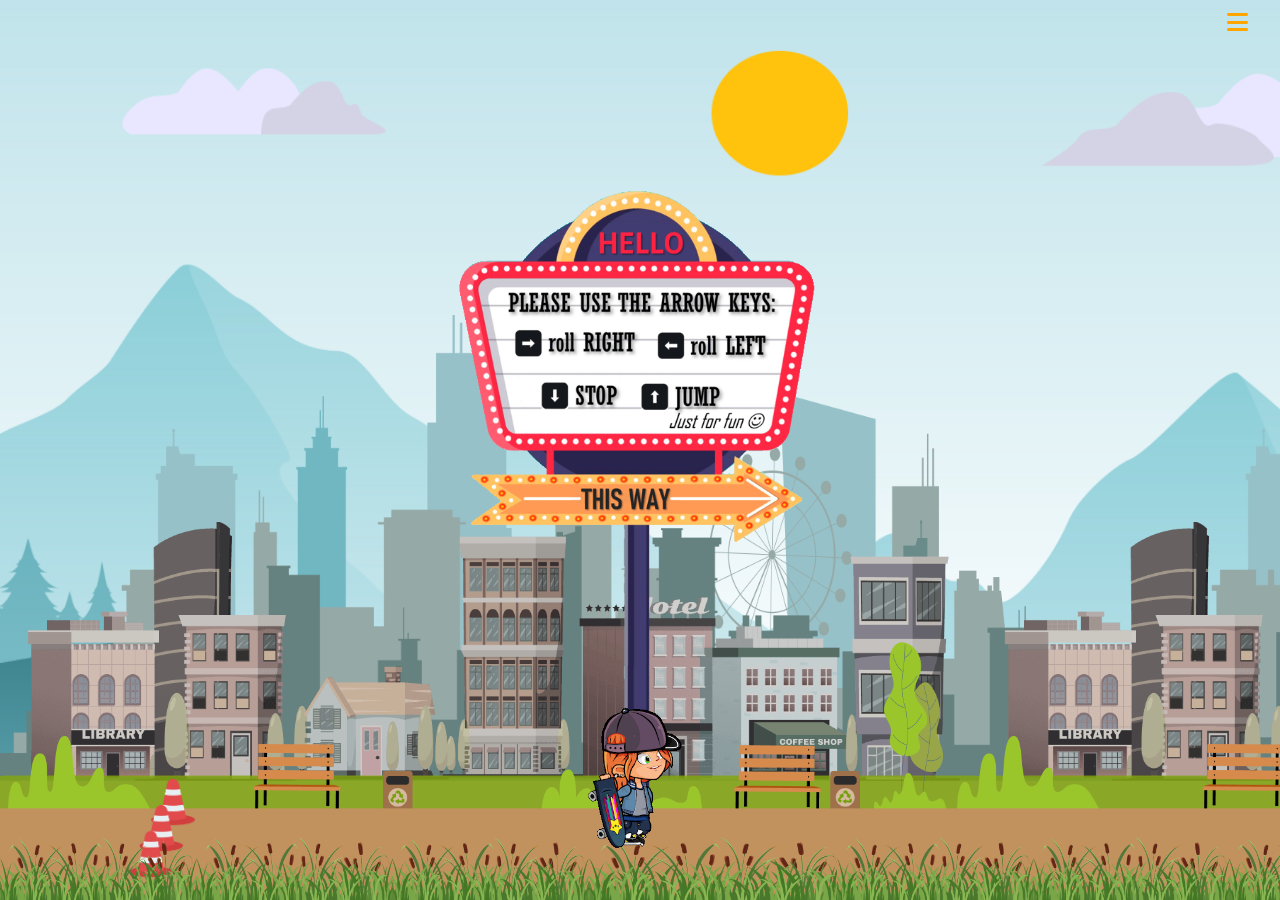
<file: index.html>
<!DOCTYPE html>
<html lang="en">

<head>
  <meta charset="UTF-8" />
  <meta http-equiv="X-UA-Compatible" content="IE=edge" />
  <meta name="viewport" content="width=device-width, initial-scale=1.0" />
  <title>Elvira's Portfolio</title>
  <link rel="icon" type="image/x-icon" href="/images/general/favicon.png">
  <link rel="stylesheet" href="./styles/main.css" />
  <link rel="stylesheet" href="./styles/about-me.css" />
  <link rel="stylesheet" href="./styles/projects.css" />
  <link rel="stylesheet" href="./styles/resume.css" />
  <link rel="stylesheet" href="./styles/normalize.css" />
  <link rel="stylesheet" href="./styles/media.css" />
  <!-- fontawesome link -->
  <link rel="stylesheet" href="https://cdnjs.cloudflare.com/ajax/libs/font-awesome/6.4.0/css/all.min.css"
    integrity="sha512-iecdLmaskl7CVkqkXNQ/ZH/XLlvWZOJyj7Yy7tcenmpD1ypASozpmT/E0iPtmFIB46ZmdtAc9eNBvH0H/ZpiBw=="
    crossorigin="anonymous" referrerpolicy="no-referrer" />
</head>

<body>
  <!-- modal box -->
  <div id="overlay-modal">
    <div class="modal" id="modal-tv">
      <ul class="slides-container" id="slides-container"></ul>
      <span class="close" id="close-modal-box">
        <i class="fa-regular fa-circle-xmark"></i>
      </span>
      <button class="slide-arrow" id="slide-arrow-prev">&#8249;</button>
      <button class="slide-arrow" id="slide-arrow-next">&#8250;</button>
    </div>
  </div>
  <!-- modal box -->
  <div class="container" id="container">
    <!-- Burger Menu -->
    <header>
      <!-- <div class="made-with-love">
        Made with<span class="heart"> &#10084; </span>by Elvira
      </div> -->
      <div class="burger-menu">
        <i class="fas fa-bars burger"></i>
        <nav class="menu">
          <ul>
            <li>
              <a href="#" onClick="javascript:MENU.showAboutScene()"><img src="images/burger-menu-icons/account.gif"
                  width="24px" alt="about me icon" />About me</a>
            </li>
            <li>
              <a href="#" onClick="javascript:MENU.showProjectsScene()">
                <img src="images/burger-menu-icons/folder.gif" width="24px" alt="projects icon" />Projects</a>
            </li>
            <li>
              <a href="#" onClick="javascript:MENU.showResumeScene()"><img src="images/burger-menu-icons/article.gif"
                  width="24px" alt="cv icon" />
                Resume</a>
            </li>
          </ul>
        </nav>
      </div>
    </header>
    <!-- Burger Menu End -->
    <div class="tv-set" id="tv-set">
      <section id="about-scene" class="scene-container">
        <div id="mountains" class="layer"></div>
        <div id="city-panorama" class="layer"></div>
        <div id="front-city" class="layer"></div>
        <div id="about-billboards" class="layer">
          <img id="about-billboard-1-arrow" class="img-set" src="images/about-me/billboard-1/billboard1.gif" />
          <img id="about-billboard-2-girl" class="img-set" src="images/about-me/billboard-2/billboard2Elvira.png" />
          <img id="about-billboard-3-girl" class="img-set" src="images/about-me/billboard-3/billboard3.png" />
          <img id="about-billboard-4-balloon" class="img-set" src="images/about-me/billboard-4/billboard4.png" />
          <img id="about-billboard-5-butterfly" class="img-set" src="images/about-me/billboard-5/billboard5.png" />
        </div>
        <div id="park" class="layer"></div>
        <div id="about-road" class="road-elements layer">
          <img class="road-cones" id="about-road-cones" src="images/common/cones.png" />
          <img class="road-closed" id="about-road-closed" src="images/common/road-closed.png" />
        </div>
        <div id="grass" class="layer"></div>
        <img id="about-skater" class="skater" src="images/skater/idle.gif" />
      </section>
      <!-- about-scene -->
      <section id="projects-scene" class="scene-container">
        <div id="projects-sky" class="layer"></div>
        <div id="projects-mountains" class="layer"></div>
        <div id="projects-trees-far" class="layer"></div>
        <div id="projects-trees-middle" class="layer"></div>
        <div id="projects-bushes" class="layer"></div>
        <div id="projects-cable-lines" class="layer"></div>
        <div id="projects-trees-near"></div>
        <div id="projects-road" class="road-elements layer">
          <img class="road-cones" id="projects-road-cones" src="images/common/cones.png" />
          <img class="road-closed" id="projects-road-closed" src="images/common/road-closed.png" />
        </div>
        <div id="projects-street-lights" class="layer">
          <div id="projects-street-light-1" class="layer projects-street-lights-styles"></div>
          <div id="projects-street-light-2" class="layer projects-street-lights-styles"></div>
          <div id="projects-street-light-3" class="layer projects-street-lights-styles"></div>
          <div id="projects-street-light-4" class="layer projects-street-lights-styles"></div>
          <div id="projects-street-light-5" class="layer projects-street-lights-styles"></div>
        </div>
        <div id="projects-grasses" class="layer"></div>
        <div id="projects-sky-shadow" class="layer"></div>
        <div id="projects-billboards" class="layer">
          <img src="./images/projects/billboards-content/projects.png" id="projects-billboard-0"
          class="projects-billboards-styles" alt="my projects" />
          <img src="./images/projects/billboards-content/proassess.png" id="projects-billboard-1"
            class="projects-billboards-styles" alt="proassess" />
          <img src="./images/projects/billboards-content/tetris.png" id="projects-billboard-2"
            class="projects-billboards-styles projects-billboards-content" alt="tetris" data-content="tetris" />
          <img src="./images/projects/billboards-content/selectiq.png" id="projects-billboard-3"
            class="projects-billboards-styles projects-billboards-content" alt="selectiq" />
          <img src="./images/projects/billboards-content/research.png" id="projects-billboard-4"
            class="projects-billboards-styles projects-billboards-content" alt="research" />
          <img src="./images/projects/billboards-content/gamefolio.png" id="projects-billboard-5"
            class="projects-billboards-styles" alt="gamefolio" />
        </div>
        <!-- project-billboards -->
        <img id="projects-skater" class="skater" src="images/skater/idle.gif" />
      </section>
      <!-- projects-scene end -->
      <!-- resume -->
      <!-- class="scene-container" -->
      <section id="resume-scene" class="scene-container">
        <div class="resume-header">
          <img src="images/resume/avatar_Elvira.png" alt="avatar">
        </div>
        <div class="middle">
          <div class="middle_first middle_style">
            <aside class="aside">
              <div class="contacts">
                <figure class="location">
                  <img src="./images/resume/ireland.png" alt="location">
                  <figcaption class="country">Dublin, Ireland</figcaption>
                </figure>
                <figure class="github">
                  <img src="images/resume/github.svg" alt="github icon">
                  <figcaption><a href="https://github.com/ElviraDzh">github.com/ElviraDzh</a></figcaption>
                </figure>

                <figure class="linkedin">
                  <img src="images/resume/linkedin.svg" alt="linkedin icon">
                  <figcaption><a href="https://linkedin.com/in/gulia-isaeva">linkedin.com/in/elvira-ie
                    </a></figcaption>
                </figure>

                <figure class="envelop">
                  <img src="images/resume/envelop.svg" alt="envelop icon">
                  <figcaption><a href="mailto:me@elvira.ie">me@elvira.ie
                    </a></figcaption>
                </figure>
                <figure class="github">
                  <img src="images/resume/web.svg" alt="web icon">
                  <figcaption><a href="https://elvira.ie">https://elvira.ie
                    </a></figcaption>
                </figure>
              </div>
            </aside>
            <div class="main_content-info resume-skills">
              <h3 class="resume-subtitle">Skills</h3>
              <ul class="resume-skills-content">
                <li>React.js</li>
                <li>JavaScript</li>
                <li>HTML</li>
                <li>CSS</li>
                <li>Typescript</li>
                <li>SASS</li>
                <li>Bootsrtap</li>
                <li>jQuery</li>
                <li>Git</li>
                <li>Github</li>
                <li>Restful</li>
                <li>Postman</li>
                <li>Tailwind</li>
                <li>Scrum</li>
                <li>Jira</li>
                <li>Photoshop</li>
              </ul>
            </div>
          </div>
          <div class="middle_second middle_style">
            <div class="main_content-info resume-education">
              <h3 class="resume-subtitle">Education</h3>
              <ul class="resume-experience-content">
                <li>
                  01/2022 - 08/2023, Front End Development mentorship.</li>
              </ul>
            </div>
            <div class="main_content-info resume-experience">
              <h3 class="resume-subtitle">Experience</h3>
              <ul class="resume-experience-content">
                <li>02/2024 - Present, Front End Developer,Co-founder of SkillOmni </li>
              </ul>
            </div>
          </div>
        </div>
        <!-- <footer class="footer">
          <a href="images/resume/elvira-resume.pdf" download id="overlay-resume-2">
            <p>DOWNLOAD FULL RESUME</p>
            <img src="#" alt="pdf">
          </a>
        </footer> -->
      </section>
      <div id="white-noise"></div>
      <div class="switch-buttons"></div>
      <p id="about-me-btn" class="menu-style"></p>
      <p id="projects-btn" class="menu-style"></p>
      <p id="resume-btn" class="menu-style"></p>
      <div id="overlay-billboard"></div>
      <a href="images/resume/elvira-resume.pdf" download id="overlay-resume"></a>
    </div>
    <!-- tv-set -->
    <div class="tv-stand" id="tv-stand">
      <img src="images/general/clock.png" alt="clock" class="clock" />
      <img src="images/general/radio.png" alt="radio" class="radio" />
    </div>
  </div>
  <!-- container-->

  <script src="./scripts/hammer.js"></script>
  <script src="./scripts/globals.js"></script>
  <script src="./scripts/Screen.js"></script>
  <script src="./scripts/Skater.js"></script>
  <script src="./scripts/KeyHandler.js"></script>
  <script src="./scripts/TouchHandler.js"></script>
  <script src="./scripts/Timer.js"></script>
  <script src="./scripts/ProjectsScene.js"></script>
  <script src="./scripts/AboutScene.js"></script>
  <script src="./scripts/ResumeScene.js"></script>
  <script src="./scripts/SceneWrapper.js"></script>
  <script src="./scripts/Menu.js"></script>
  <script src="./scripts/Modal.js"></script>
  <script src="./scripts/main.js"></script>
  <script src="./scripts/burgerMenu.js"></script>
</body>

</html>
</file>
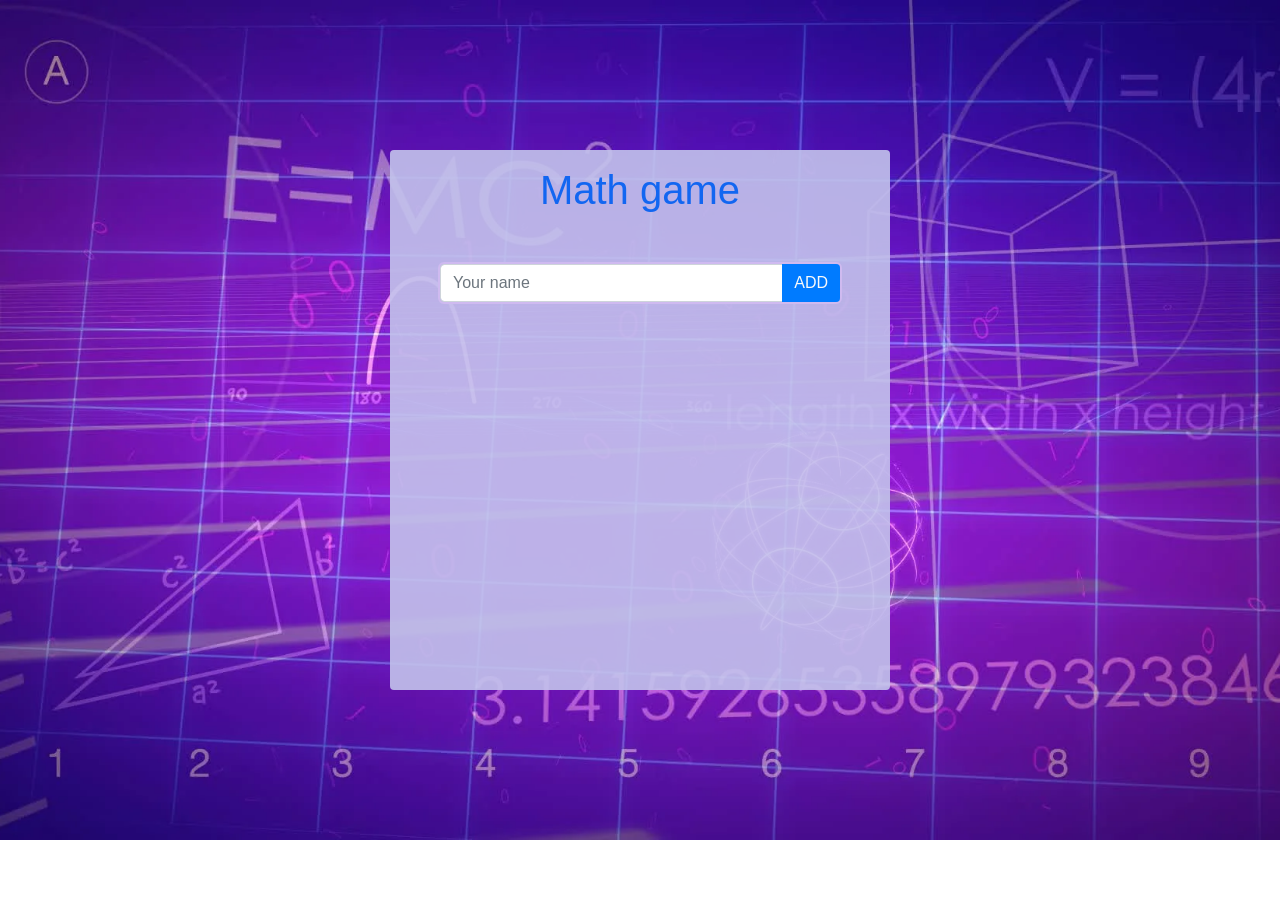
<file: 06:math-game/index.html>
<!DOCTYPE html>
<html lang="en">
  <head>
    <meta charset="UTF-8" />
    <meta http-equiv="X-UA-Compatible" content="IE=edge" />
    <meta name="viewport" content="width=device-width, initial-scale=1.0" />
    <title>Math game</title>
    <link
      rel="stylesheet"
      href="https://cdn.jsdelivr.net/npm/bootstrap@4.6.1/dist/css/bootstrap.min.css"
      integrity="sha384-zCbKRCUGaJDkqS1kPbPd7TveP5iyJE0EjAuZQTgFLD2ylzuqKfdKlfG/eSrtxUkn"
      crossorigin="anonymous"
    />
    <link rel="stylesheet" href="css/style.css" />
  </head>
  <body>
    <div class="container">
      <div class="main-block rounded">
        <h1 class="display-5 text-center pt-3 main-title">Math game</h1>
        <form action="#" class="m-5 mb-3">
          <div class="input-group mt-5 block-input">
            <input
              type="text"
              class="form-control"
              placeholder="Your name"
              aria-label="button-add"
              aria-describedby="button-add"
              id="userName"
            />
            <div class="input-group-append">
              <button
                class="btn btn-outline-secondary btn-primary button text-uppercase text-light"
                type="button"
                id="button-add"
                onclick="addNewUser()"
              >
                add
              </button>
            </div>
          </div>
        </form>
      </div>
    </div>

    <script
      src="https://cdn.jsdelivr.net/npm/jquery@3.5.1/dist/jquery.slim.min.js"
      integrity="sha384-DfXdz2htPH0lsSSs5nCTpuj/zy4C+OGpamoFVy38MVBnE+IbbVYUew+OrCXaRkfj"
      crossorigin="anonymous"
    ></script>
    <script
      src="https://cdn.jsdelivr.net/npm/popper.js@1.16.1/dist/umd/popper.min.js"
      integrity="sha384-9/reFTGAW83EW2RDu2S0VKaIzap3H66lZH81PoYlFhbGU+6BZp6G7niu735Sk7lN"
      crossorigin="anonymous"
    ></script>
    <script
      src="https://cdn.jsdelivr.net/npm/bootstrap@4.6.1/dist/js/bootstrap.min.js"
      integrity="sha384-VHvPCCyXqtD5DqJeNxl2dtTyhF78xXNXdkwX1CZeRusQfRKp+tA7hAShOK/B/fQ2"
      crossorigin="anonymous"
    ></script>
    <script src="app.js"></script>
  </body>
</html>
</file>
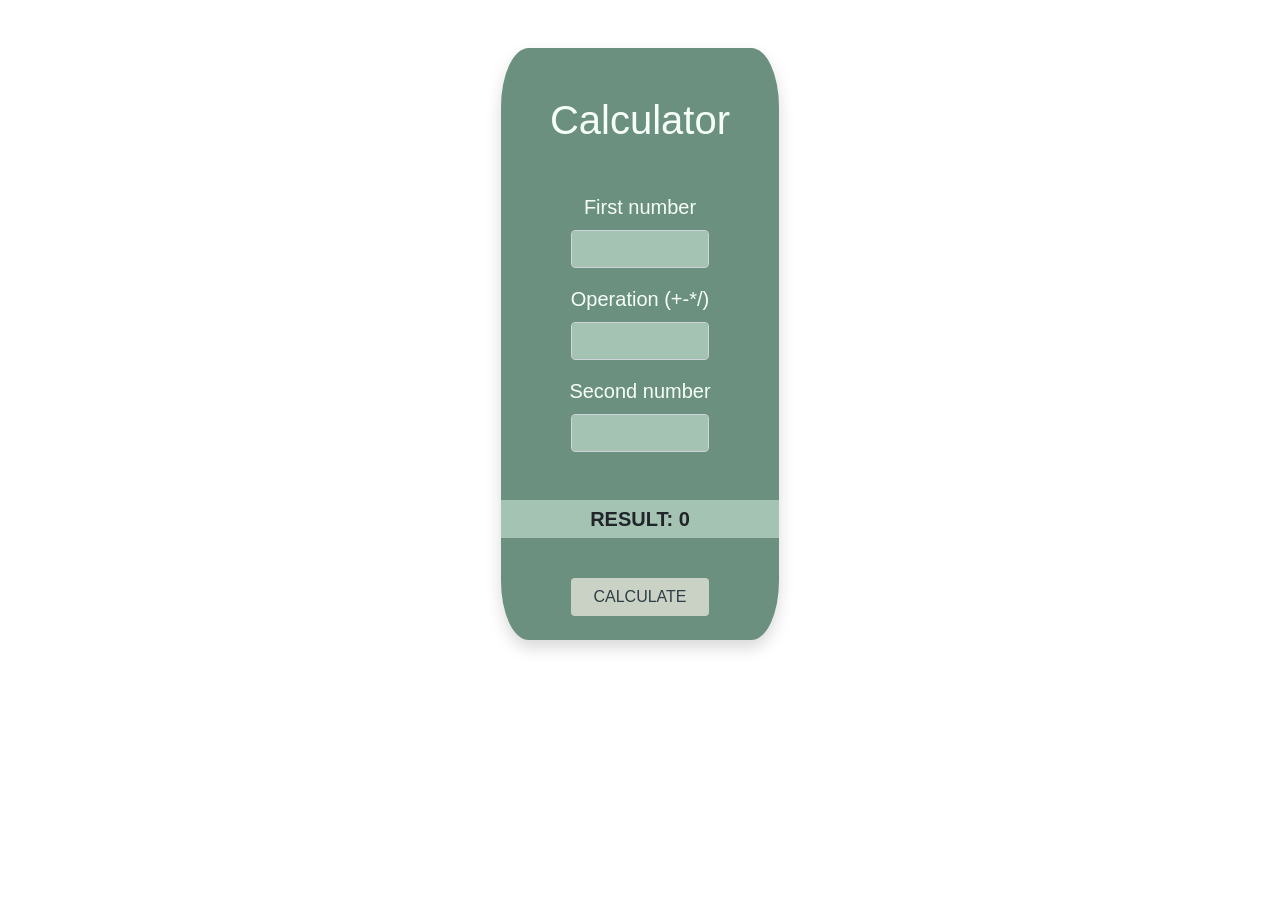
<file: algos:05/index.html>
<!DOCTYPE html>
<html lang="en">
  <head>
    <meta charset="UTF-8" />
    <meta http-equiv="X-UA-Compatible" content="IE=edge" />
    <meta name="viewport" content="width=device-width, initial-scale=1.0" />
    <title>Calculator</title>
    <link
      rel="stylesheet"
      href="https://cdn.jsdelivr.net/npm/bootstrap@4.6.1/dist/css/bootstrap.min.css"
      integrity="sha384-zCbKRCUGaJDkqS1kPbPd7TveP5iyJE0EjAuZQTgFLD2ylzuqKfdKlfG/eSrtxUkn"
      crossorigin="anonymous"
    />
    <link rel="stylesheet" href="css/style.css" />
  </head>
  <body>
    <div class="container">
      <div
        class="shadow w-25 m-auto"
        style="background-color: #6b9080; border-radius: 10%"
      >
        <h1 class="text-center m-5 pt-5" style="color: #f6fff8">Calculator</h1>
        <form class="text-center">
          <div class="form-group">
            <label class="lead" for="firstNumber" style="color: #f6fff8"
              >First number</label
            >
            <input
              type="text"
              class="form-control w-50 m-auto"
              style="background-color: #a4c3b2"
              id="firstNumber"
            />
          </div>
          <div class="form-group">
            <label class="lead" for="operation" style="color: #f6fff8"
              >Operation (+-*/)</label
            >
            <input
              type="text"
              class="form-control w-50 m-auto"
              style="background-color: #a4c3b2"
              id="operation"
              aria-describedby="text"
            />
          </div>
          <div class="form-group">
            <label class="lead" for="secondNumber" style="color: #f6fff8"
              >Second number</label
            >
            <input
              type="text"
              class="form-control w-50 m-auto"
              style="background-color: #a4c3b2"
              id="secondNumber"
              aria-describedby="text"
            />
          </div>
          <div
            class="result my-3 text-center text-uppercase"
            style="background-color: #a4c3b2; font-size: 20px; font-weight: 600"
          >
            <p class="p-1 mt-5">Result: <span id="result">0</span></p>
          </div>
          <button
            type="button"
            class="btn m-4 w-50 text-uppercase"
            id="btn"
            style="background-color: #cad2c5; color: #2f3e46"
            onclick="myFunction()"
          >
            calculate
          </button>
        </form>
      </div>
    </div>
    <script
      src="https://cdn.jsdelivr.net/npm/jquery@3.5.1/dist/jquery.slim.min.js"
      integrity="sha384-DfXdz2htPH0lsSSs5nCTpuj/zy4C+OGpamoFVy38MVBnE+IbbVYUew+OrCXaRkfj"
      crossorigin="anonymous"
    ></script>
    <script
      src="https://cdn.jsdelivr.net/npm/popper.js@1.16.1/dist/umd/popper.min.js"
      integrity="sha384-9/reFTGAW83EW2RDu2S0VKaIzap3H66lZH81PoYlFhbGU+6BZp6G7niu735Sk7lN"
      crossorigin="anonymous"
    ></script>
    <script
      src="https://cdn.jsdelivr.net/npm/bootstrap@4.6.1/dist/js/bootstrap.min.js"
      integrity="sha384-VHvPCCyXqtD5DqJeNxl2dtTyhF78xXNXdkwX1CZeRusQfRKp+tA7hAShOK/B/fQ2"
      crossorigin="anonymous"
    ></script>
    <script>
      const myFunction = () => {
        let getFirstNumber = parseInt(
          document.getElementById("firstNumber").value
        );
        let getSecondNumber = parseInt(
          document.getElementById("secondNumber").value
        );
        let getOperation = document.getElementById("operation").value;
        let result = calc(getFirstNumber, getSecondNumber, getOperation);
        document.getElementById("result").innerHTML = result;
      };

      function calc(x, y, oper) {
        if (isNaN(x) || isNaN(y) || x === " " || y === " ") {
          alert("Please enter an integer!!!");
          return 0;
        } else if (oper === "+") {
          return x + y;
        } else if (oper === "-") {
          return x - y;
        } else if (oper === "*") {
          return x * y;
        } else if (oper === "/") {
          return x / y;
        } else {
          alert("Please enter a correct operator(+-*/)!");
          return 0;
        }
      }
    </script>
  </body>
</html>
</file>
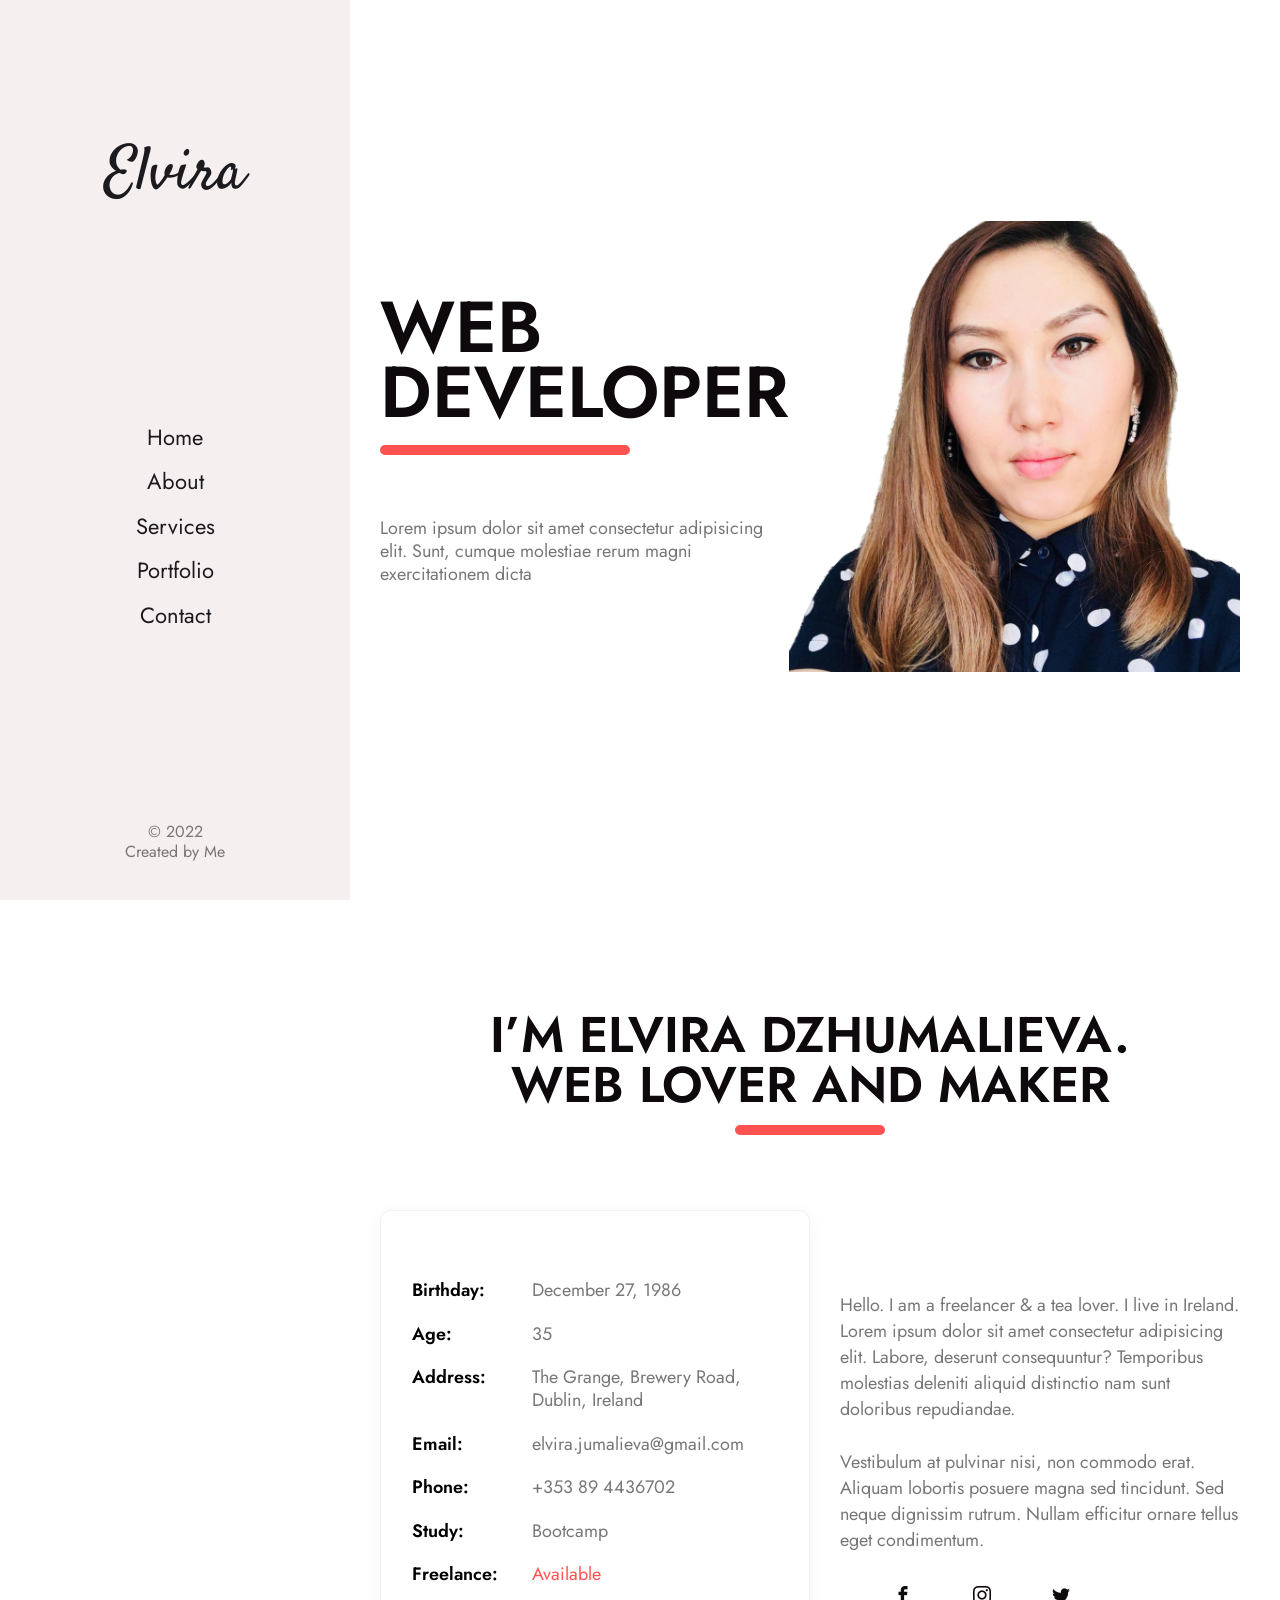
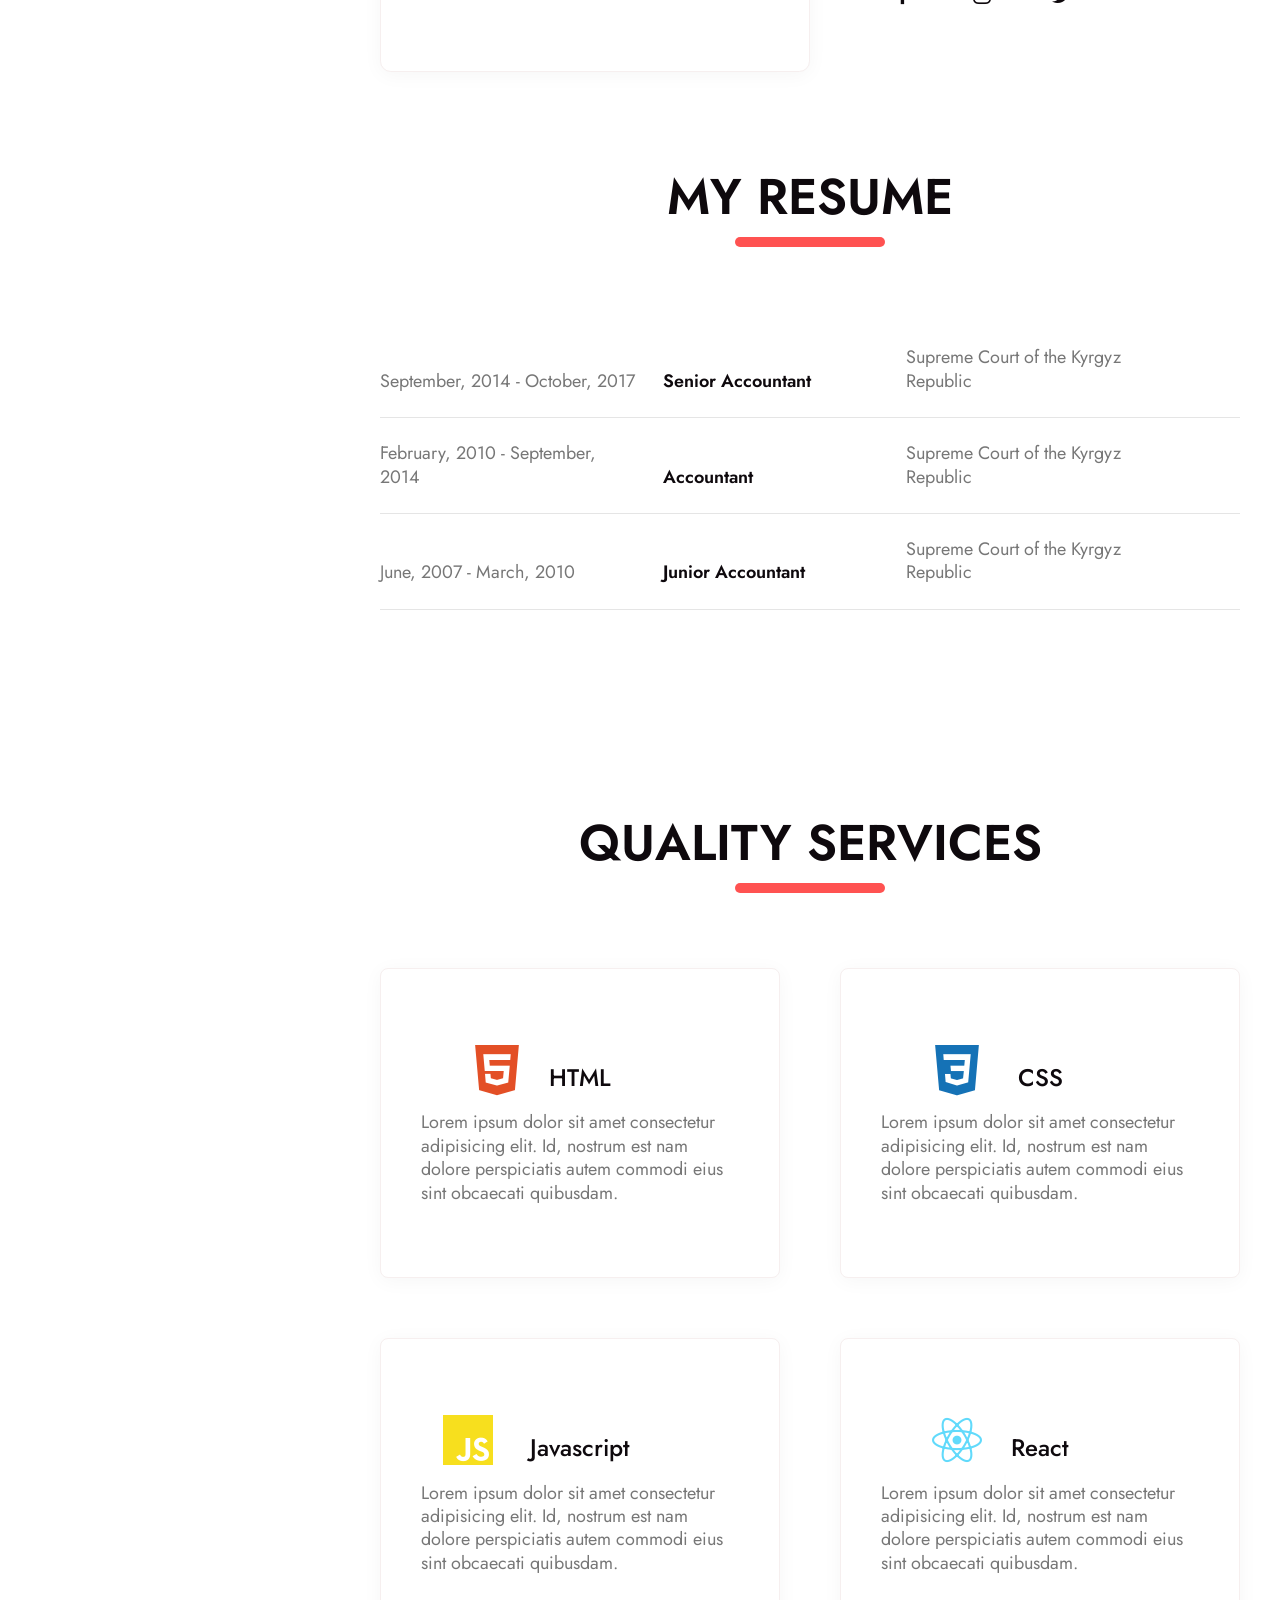
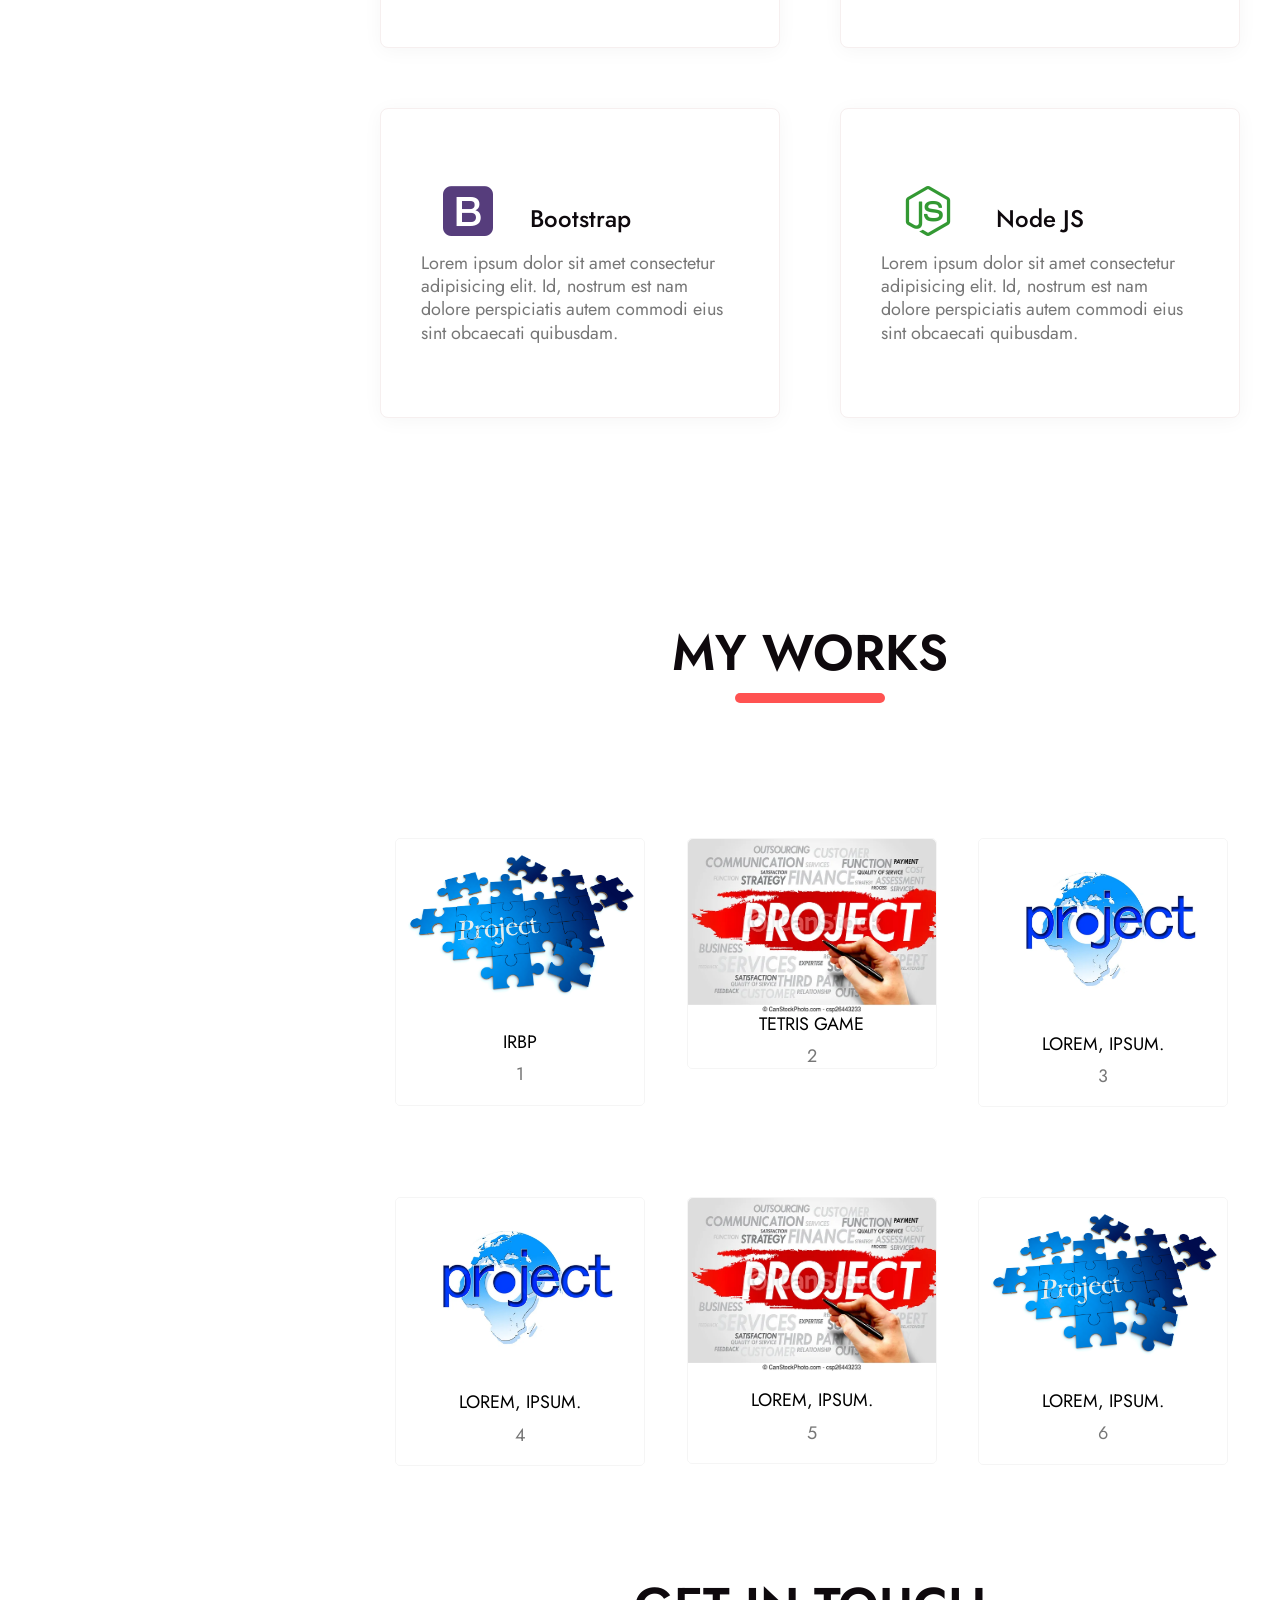
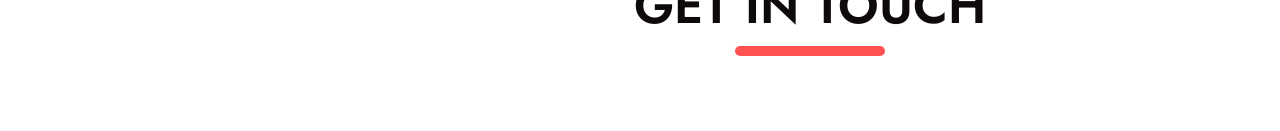
<file: Portfolio Elvira/index.html>
<!DOCTYPE html>
<html lang="en">
  <head>
    <meta charset="UTF-8" />
    <meta http-equiv="X-UA-Compatible" content="IE=edge" />
    <meta name="viewport" content="width=device-width, initial-scale=1.0" />
    <title>Portfolio</title>
    <link rel="preconnect" href="https://fonts.googleapis.com" />
    <link rel="preconnect" href="https://fonts.gstatic.com" crossorigin />
    <link
      href="https://fonts.googleapis.com/css2?family=Jost:wght@400;600&family=Satisfy&display=swap"
      rel="stylesheet"
    />
    <link rel="stylesheet" href="css/style.css" />
    <link rel="stylesheet" href="css/normalize.css" />
    <link rel="stylesheet" href="css/media.css" />
    <link rel="stylesheet" href="fonts/icomoon/fonts.css" />
  </head>
  <body>
    <div class="wrapper">
      <aside class="sidebar">
        <div class="sidebar-in">
          <div class="logo">
            <a class="logo-link" href="index.html"> Elvira </a>
          </div>
          <div class="navigation">
            <ul>
              <li><a href="#home">home</a></li>
              <li><a href="#about">about</a></li>
              <li><a href="#services">services</a></li>
              <li><a href="#portfolio">portfolio</a></li>
              <li><a href="#contact">contact</a></li>
            </ul>
          </div>
          <div class="copyright">
            <p>
              &copy 2022 <br />
              Created by Me
            </p>
          </div>
        </div>
      </aside>
      <div class="content">
        <div class="main-page">
          <section id="home">
            <div class="container">
              <section class="section-home">
                <div class="home-left">
                  <div class="title-holder">
                    <h2>
                      <span class="animated_text js_ready ready">
                        <span class="text">Web developer</span>
                        <span class="line"></span>
                      </span>
                    </h2>
                  </div>
                  <div class="home-left-stick">
                    <span></span>
                  </div>
                  <div class="subtitle">
                    <p>
                      Lorem ipsum dolor sit amet consectetur adipisicing elit.
                      Sunt, cumque molestiae rerum magni exercitationem dicta
                    </p>
                  </div>
                </div>
                <div class="home-right">
                  <img
                    src="images/30741524_1522421341202464_5599753840556507136_n.png"
                    alt="it's me"
                    width="500"
                    height="500"
                  />
                </div>
              </section>
            </div>
          </section>
          <section id="about">
            <div class="container">
              <div class="section-about">
                <div class="title-block">
                  <div class="title-fixer">
                    <h2>
                      <span class="text"
                        >I’m Elvira Dzhumalieva. Web lover and maker
                      </span>
                      <span class="line"></span>
                    </h2>
                  </div>
                </div>
                <div class="about-content">
                  <div class="about-left">
                    <div class="left-in layer">
                      <ul class="about-us">
                        <li>
                          <h5>
                            <span class="about-title">Birthday:</span>
                            <span>December 27, 1986</span>
                          </h5>
                        </li>
                        <li>
                          <h5>
                            <span class="about-title">Age:</span>
                            <span>35</span>
                          </h5>
                        </li>
                        <li>
                          <h5>
                            <span class="about-title">Address:</span>
                            <span
                              >The Grange, Brewery Road, Dublin, Ireland</span
                            >
                          </h5>
                        </li>
                        <li>
                          <h5>
                            <span class="about-title">Email:</span>
                            <span
                              ><a href="mailto:elvira.jumalieva@gmail.com"
                                >elvira.jumalieva@gmail.com</a
                              ></span
                            >
                          </h5>
                        </li>
                        <li>
                          <h5>
                            <span class="about-title">Phone:</span>
                            <span>+353 89 4436702</span>
                          </h5>
                        </li>
                        <li>
                          <h5>
                            <span class="about-title">Study:</span>
                            <span>Bootcamp</span>
                          </h5>
                        </li>
                        <li>
                          <h5>
                            <span class="about-title">Freelance:</span>
                            <span class="special">Available</span>
                          </h5>
                        </li>
                      </ul>
                    </div>
                    <!-- <div class="about-mover layer"></div> -->
                  </div>
                  <div class="about-right">
                    <div class="about-me">
                      <p>
                        Hello. I am a freelancer & a tea lover. I live in
                        Ireland. Lorem ipsum dolor sit amet consectetur
                        adipisicing elit. Labore, deserunt consequuntur?
                        Temporibus molestias deleniti aliquid distinctio nam
                        sunt doloribus repudiandae.
                      </p>
                      <p>
                        Vestibulum at pulvinar nisi, non commodo erat. Aliquam
                        lobortis posuere magna sed tincidunt. Sed neque
                        dignissim rutrum. Nullam efficitur ornare tellus eget
                        condimentum.
                      </p>
                    </div>
                    <div class="learn-more">
                      <ul>
                        <li>
                          <a href="#" target="_blank"
                            ><span><i class="icon-facebook"></i></span
                          ></a>
                        </li>
                        <li>
                          <a href="#" target="_blank"
                            ><span><i class="icon-instagram"></i></span
                          ></a>
                        </li>
                        <li>
                          <a href="#" target="_blank"
                            ><span><i class="icon-twitter"></i></span
                          ></a>
                        </li>
                      </ul>
                    </div>
                  </div>
                </div>
              </div>
            </div>
          </section>
          <section id="resume">
            <div class="container">
              <div class="section-resume">
                <div class="title-block">
                  <div class="title-fixer">
                    <h2>
                      <span class="animated_text js_ready ready">
                        <span class="text">My resume </span>
                        <span class="line"></span>
                      </span>
                    </h2>
                  </div>
                </div>
                <div class="resume-footer">
                  <div class="hover-box">
                    <div class="dots">
                      <div class="dot">
                        <span></span>
                      </div>
                      <div class="dot">
                        <span></span>
                      </div>
                      <div class="dot">
                        <span></span>
                      </div>
                      <div class="dot">
                        <span></span>
                      </div>
                      <div class="dot">
                        <span></span>
                      </div>
                      <div class="dot">
                        <span></span>
                      </div>
                      <div class="dot">
                        <span></span>
                      </div>
                      <div class="dot">
                        <span></span>
                      </div>
                      <div class="dot">
                        <span></span>
                      </div>
                      <div class="dot">
                        <span></span>
                      </div>
                      <div class="dot">
                        <span></span>
                      </div>
                      <div class="dot">
                        <span></span>
                      </div>
                    </div>
                  </div>
                  <div class="resume-list">
                    <ul>
                      <li>
                        <span class="left-text"
                          >September, 2014 - October, 2017</span
                        >
                        <span class="middle-text">Senior Accountant</span>
                        <span class="right-text"
                          >Supreme Court of the Kyrgyz Republic</span
                        >
                      </li>
                      <li>
                        <span class="left-text">
                          February, 2010 - September, 2014</span
                        >
                        <span class="middle-text">Accountant</span>
                        <span class="right-text"
                          >Supreme Court of the Kyrgyz Republic</span
                        >
                      </li>
                      <li>
                        <span class="left-text">June, 2007 - March, 2010</span>
                        <span class="middle-text">Junior Accountant</span>
                        <span class="right-text"
                          >Supreme Court of the Kyrgyz Republic</span
                        >
                      </li>
                    </ul>
                  </div>
                </div>
              </div>
            </div>
          </section>
          <section id="services">
            <div class="container">
              <div class="section-services">
                <div class="title-block">
                  <div class="title-fixer">
                    <h2>
                      <span class="text">quality services </span>
                      <span class="line"></span>
                    </h2>
                  </div>
                </div>
                <div class="service-list">
                  <ul class="list">
                    <li class="grid-item">
                      <a href="#"
                        ><span><i class="icon-html5"></i></span>
                        <h4>HTML</h4>
                        <p class="service-desctiption">
                          Lorem ipsum dolor sit amet consectetur adipisicing
                          elit. Id, nostrum est nam dolore perspiciatis autem
                          commodi eius sint obcaecati quibusdam.
                        </p>
                      </a>
                    </li>
                    <li class="grid-item">
                      <a href="#"
                        ><span><i class="icon-css3"></i></span>
                        <h4>CSS</h4>
                        <p class="service-desctiption">
                          Lorem ipsum dolor sit amet consectetur adipisicing
                          elit. Id, nostrum est nam dolore perspiciatis autem
                          commodi eius sint obcaecati quibusdam.
                        </p>
                      </a>
                    </li>
                    <li class="grid-item">
                      <a href="#"
                        ><span><i class="icon-javascript"></i></span>
                        <h4>Javascript</h4>
                        <p class="service-desctiption">
                          Lorem ipsum dolor sit amet consectetur adipisicing
                          elit. Id, nostrum est nam dolore perspiciatis autem
                          commodi eius sint obcaecati quibusdam.
                        </p>
                      </a>
                    </li>
                    <li class="grid-item">
                      <a href="#"
                        ><span><i class="icon-react"></i></span>
                        <h4>React</h4>
                        <p class="service-desctiption">
                          Lorem ipsum dolor sit amet consectetur adipisicing
                          elit. Id, nostrum est nam dolore perspiciatis autem
                          commodi eius sint obcaecati quibusdam.
                        </p>
                      </a>
                    </li>
                    <li class="grid-item">
                      <a href="#"><span><i class="icon-bootstrap"></i>
                        <h4>Bootstrap</h4>
                        <p class="service-desctiption">
                          Lorem ipsum dolor sit amet consectetur adipisicing
                          elit. Id, nostrum est nam dolore perspiciatis autem
                          commodi eius sint obcaecati quibusdam.
                        </p>
                      </a>
                    </li>
                    <li class="grid-item">
                      <a href="#"><span><i class="icon-node-dot-js"></i>
                        <h4>Node JS</h4>
                        <p class="service-desctiption">
                          Lorem ipsum dolor sit amet consectetur adipisicing
                          elit. Id, nostrum est nam dolore perspiciatis autem
                          commodi eius sint obcaecati quibusdam.
                        </p>
                      </a>
                    </li>
                  </ul>
                </div>
              </div>
            </div>
          </section>
          <section id="portfolio">
            <div class="container">
              <div class="section-portfolio">
                <div class="title-block">
                  <div class="title-fixer">
                    <h2>
                      <span class="animated_text js_ready ready">
                        <span class="text">My Works </span>
                        <span class="line"></span>
                      </span>
                    </h2>
                  </div>
                </div>
                <div class="portfolio-list">
                  <ul class="list">
                    <li class="list-item">
                      <div class="item">
                        <div class="project-img">
                          <img src="images/project3.jpeg" alt="project#1">
                        </div>
                        <div class="project-text">
                          <div class="project-text-inner">
                            <p>
                              <span class ="project-title">IRBP</span>
                              <span class ="project-number">1</span>
                            </p>
                          </div>
                        </div>
                      </div>
                    </li>
                    <li class="list-item">
                      <div class="item">
                        <div class="project-img">
                          <img src="images/project5.webp" alt="project#2">
                        </div>
                        <div class="project-text">
                          <span class ="project-title">Tetris game</span>
                          <span class ="project-number">2</span>
                        </div>
                      </div>
                    </li>
                    <li class="list-item">
                      <div class="item">
                        <div class="project-img">
                          <img src="images/project4.webp" alt="project#3">
                        </div>
                        <div class="project-text">
                          <div class="project-text-inner">
                            <p>
                              <span class ="project-title">Lorem, ipsum.</span>
                              <span class ="project-number">3</span>
                            </p>
                          </div>
                        </div>
                      </div>
                    </li>
                    <li class="list-item">
                      <div class="item">
                        <div class="project-img">
                          <img src="images/project4.webp" alt="project#4">
                        </div>
                        <div class="project-text">
                          <div class="project-text-inner">
                            <p>
                              <span class ="project-title">Lorem, ipsum.</span>
                              <span class ="project-number">4</span>
                            </p>
                          </div>
                        </div>
                      </div>
                    </li>
                    <li class="list-item">
                      <div class="item">
                        <div class="project-img">
                        <img src="images/project5.webp" alt="project#5">
                        </div>
                        <div class="project-text">
                          <div class="project-text-inner">
                            <p>
                              <span class ="project-title">Lorem, ipsum.</span>
                              <span class ="project-number">5</span>
                            </p>
                          </div>
                        </div>
                      </div>
                    </li>
                    <li class="list-item">
                      <div class="item">
                        <div class="project-img">
                          <img src="images/project3.jpeg" alt="project#6">
                        </div>
                        <div class="project-text">
                          <div class="project-text-inner">
                            <p>
                              <span class ="project-title">Lorem, ipsum.</span>
                              <span class ="project-number">6</span>
                            </p>
                          </div>
                        </div>
                      </div>
                    </li>
                  </ul>
                </div>
              </div>
            </div>
          </section>
          <section id="contact">
            <div class="container">
              <div class="section-contact">
                <div class="title-block">
                  <div class="title-fixer">
                    <h2>
                      <span class="animated_text js_ready ready">
                        <span class="text">Get in touch </span>
                        <span class="line"></span>
                      </span>
                    </h2>
                  </div>
                </div>
              </div>
            </div>
          </section>
        </div>
      </div>
    </div>
  </body>
</html>
</file>
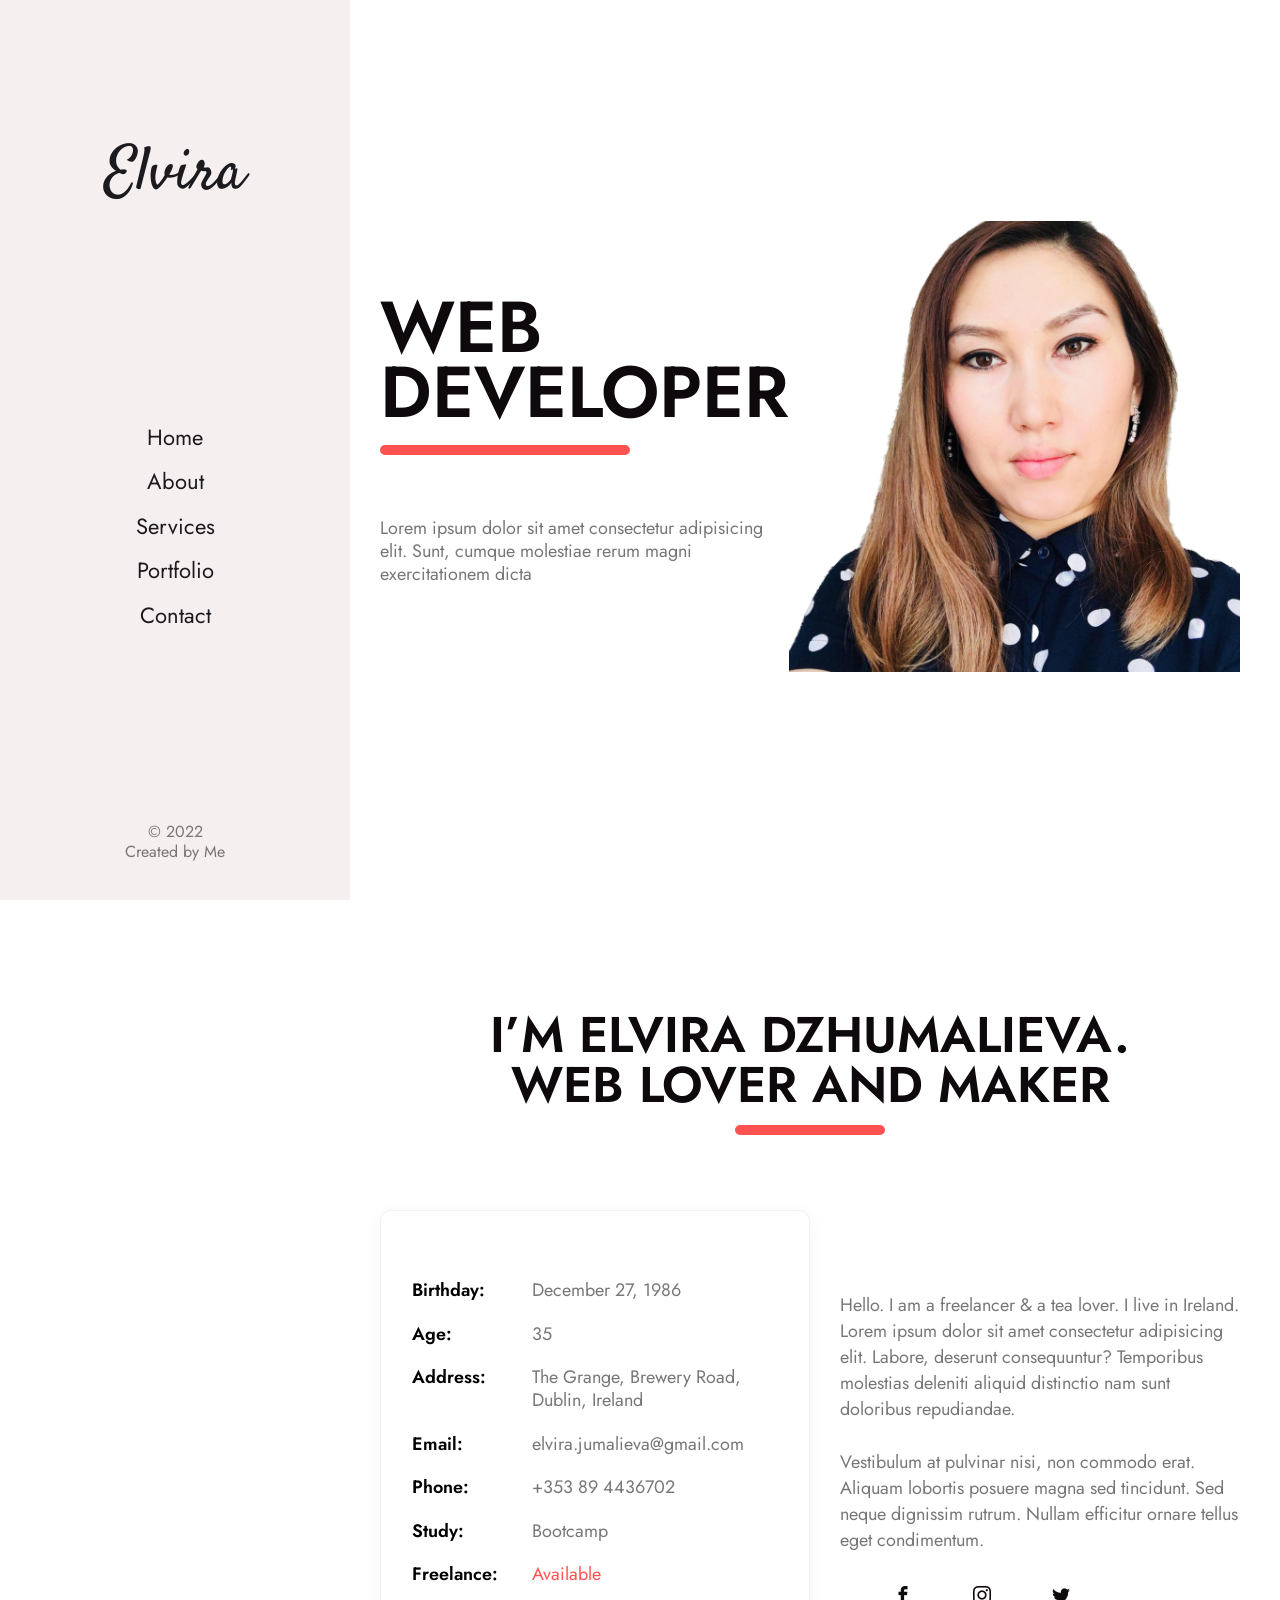
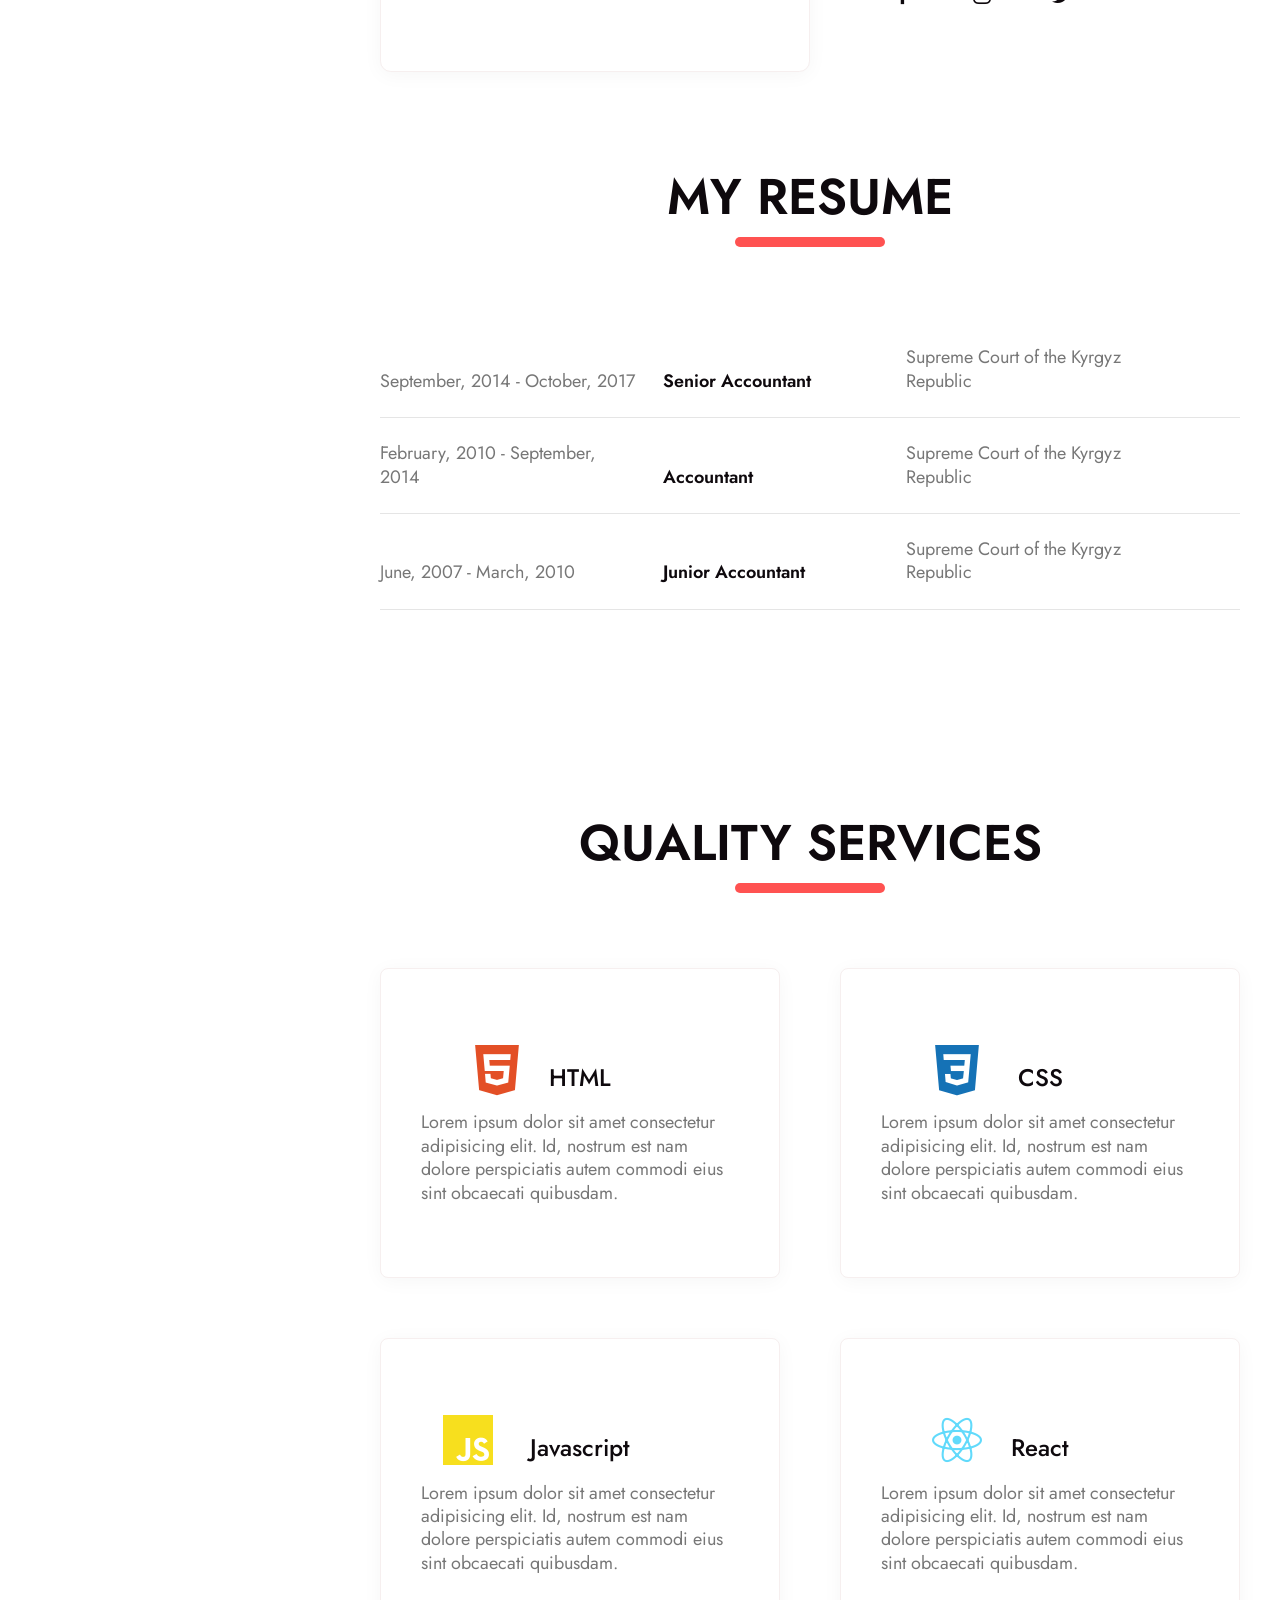
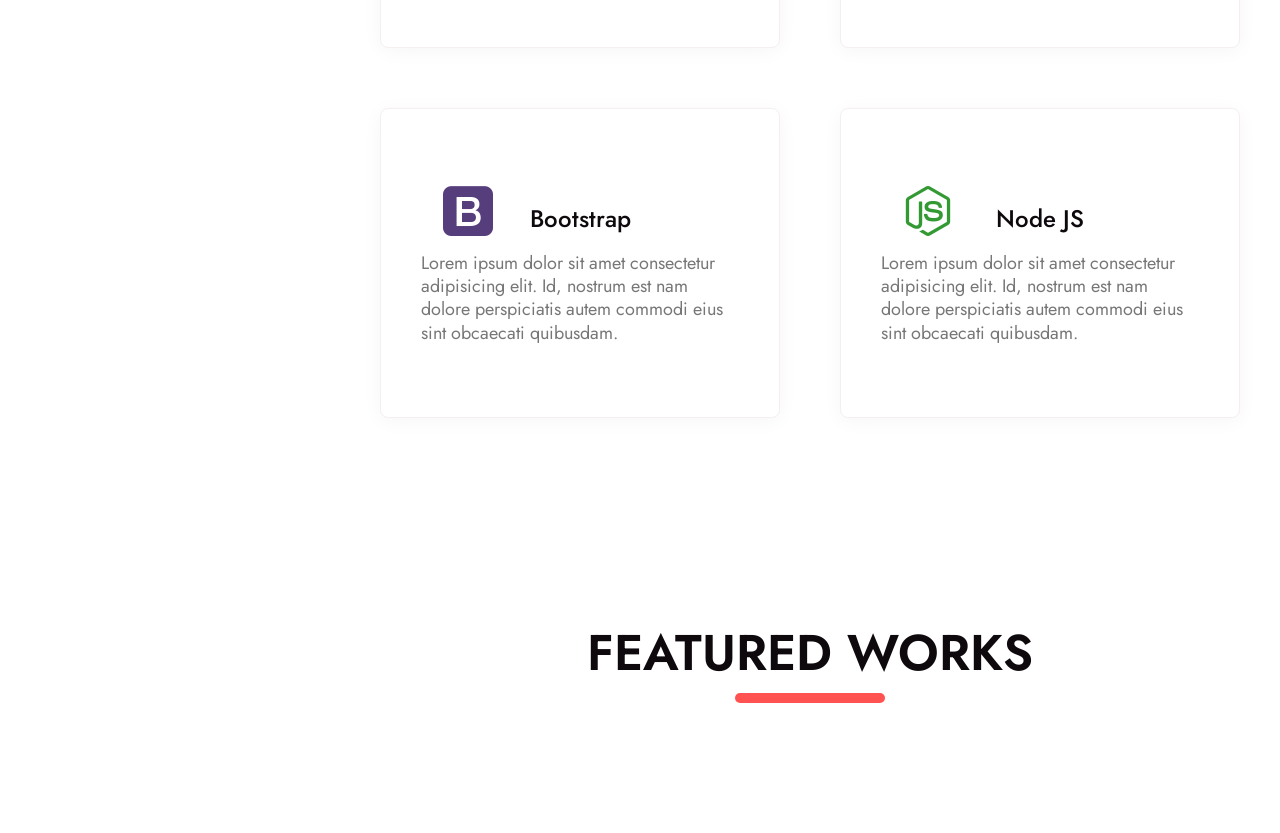
<file: Portfolio/index.html>
<!DOCTYPE html>
<html lang="en">
  <head>
    <meta charset="UTF-8" />
    <meta http-equiv="X-UA-Compatible" content="IE=edge" />
    <meta name="viewport" content="width=device-width, initial-scale=1.0" />
    <title>Portfolio</title>
    <link rel="preconnect" href="https://fonts.googleapis.com" />
    <link rel="preconnect" href="https://fonts.gstatic.com" crossorigin />
    <link
      href="https://fonts.googleapis.com/css2?family=Jost:wght@400;600&family=Satisfy&display=swap"
      rel="stylesheet"
    />
    <link rel="stylesheet" href="css/style.css" />
    <link rel="stylesheet" href="css/normalize.css" />
    <link rel="stylesheet" href="css/media.css" />
    <link rel="stylesheet" href="fonts/icomoon/fonts.css" />
  </head>
  <body>
    <div class="wrapper">
      <aside class="sidebar">
        <div class="sidebar-in">
          <div class="logo">
            <a class="logo-link" href="index.html"> Elvira </a>
          </div>
          <div class="navigation">
            <ul>
              <li><a href="#home">home</a></li>
              <li><a href="#about">about</a></li>
              <li><a href="#services">services</a></li>
              <li><a href="#portfolio">portfolio</a></li>
              <li><a href="#">contact</a></li>
            </ul>
          </div>
          <div class="copyright">
            <p>
              &copy 2022 <br />
              Created by Me
            </p>
          </div>
        </div>
      </aside>
      <div class="content">
        <div class="main-page">
          <section id="home">
            <div class="container">
              <section class="section-home">
                <div class="home-left">
                  <div class="title-holder">
                    <h2>
                      <span class="animated_text js_ready ready">
                        <span class="text">Web developer</span>
                        <span class="line"></span>
                      </span>
                    </h2>
                  </div>
                  <div class="home-left-stick">
                    <span></span>
                  </div>
                  <div class="subtitle">
                    <p>
                      Lorem ipsum dolor sit amet consectetur adipisicing elit.
                      Sunt, cumque molestiae rerum magni exercitationem dicta
                    </p>
                  </div>
                </div>
                <div class="home-right">
                  <img
                    src="images/30741524_1522421341202464_5599753840556507136_n.png"
                    alt="it's me"
                    width="500"
                    height="500"
                  />
                </div>
              </section>
            </div>
          </section>
          <section id="about">
            <div class="container">
              <div class="section-about">
                <div class="title-block">
                  <div class="title-fixer">
                    <h2>
                      <span class="text"
                        >I’m Elvira Dzhumalieva. Web lover and maker
                      </span>
                      <span class="line"></span>
                    </h2>
                  </div>
                </div>
                <div class="about-content">
                  <div class="about-left">
                    <div class="left-in layer">
                      <ul class="about-us">
                        <li>
                          <h5>
                            <span class="about-title">Birthday:</span>
                            <span>December 27, 1986</span>
                          </h5>
                        </li>
                        <li>
                          <h5>
                            <span class="about-title">Age:</span>
                            <span>35</span>
                          </h5>
                        </li>
                        <li>
                          <h5>
                            <span class="about-title">Address:</span>
                            <span
                              >The Grange, Brewery Road, Dublin, Ireland</span
                            >
                          </h5>
                        </li>
                        <li>
                          <h5>
                            <span class="about-title">Email:</span>
                            <span
                              ><a href="mailto:elvira.jumalieva@gmail.com"
                                >elvira.jumalieva@gmail.com</a
                              ></span
                            >
                          </h5>
                        </li>
                        <li>
                          <h5>
                            <span class="about-title">Phone:</span>
                            <span>+353 89 4436702</span>
                          </h5>
                        </li>
                        <li>
                          <h5>
                            <span class="about-title">Study:</span>
                            <span>Bootcamp</span>
                          </h5>
                        </li>
                        <li>
                          <h5>
                            <span class="about-title">Freelance:</span>
                            <span class="special">Available</span>
                          </h5>
                        </li>
                      </ul>
                    </div>
                    <!-- <div class="about-mover layer"></div> -->
                  </div>
                  <div class="about-right">
                    <div class="about-me">
                      <p>
                        Hello. I am a freelancer & a tea lover. I live in
                        Ireland. Lorem ipsum dolor sit amet consectetur
                        adipisicing elit. Labore, deserunt consequuntur?
                        Temporibus molestias deleniti aliquid distinctio nam
                        sunt doloribus repudiandae.
                      </p>
                      <p>
                        Vestibulum at pulvinar nisi, non commodo erat. Aliquam
                        lobortis posuere magna sed tincidunt. Sed neque
                        dignissim rutrum. Nullam efficitur ornare tellus eget
                        condimentum.
                      </p>
                    </div>
                    <div class="learn-more">
                      <ul>
                        <li>
                          <a href="#" target="_blank"
                            ><span><i class="icon-facebook"></i></span
                          ></a>
                        </li>
                        <li>
                          <a href="#" target="_blank"
                            ><span><i class="icon-instagram"></i></span
                          ></a>
                        </li>
                        <li>
                          <a href="#" target="_blank"
                            ><span><i class="icon-twitter"></i></span
                          ></a>
                        </li>
                      </ul>
                    </div>
                  </div>
                </div>
              </div>
            </div>
          </section>
          <section id="resume">
            <div class="container">
              <div class="section-resume">
                <div class="title-block">
                  <div class="title-fixer">
                    <h2>
                      <span class="animated_text js_ready ready">
                        <span class="text">My resume </span>
                        <span class="line"></span>
                      </span>
                    </h2>
                  </div>
                </div>
                <div class="resume-footer">
                  <div class="hover-box">
                    <div class="dots">
                      <div class="dot">
                        <span></span>
                      </div>
                      <div class="dot">
                        <span></span>
                      </div>
                      <div class="dot">
                        <span></span>
                      </div>
                      <div class="dot">
                        <span></span>
                      </div>
                      <div class="dot">
                        <span></span>
                      </div>
                      <div class="dot">
                        <span></span>
                      </div>
                      <div class="dot">
                        <span></span>
                      </div>
                      <div class="dot">
                        <span></span>
                      </div>
                      <div class="dot">
                        <span></span>
                      </div>
                      <div class="dot">
                        <span></span>
                      </div>
                      <div class="dot">
                        <span></span>
                      </div>
                      <div class="dot">
                        <span></span>
                      </div>
                    </div>
                  </div>
                  <div class="resume-list">
                    <ul>
                      <li>
                        <span class="left-text"
                          >September, 2014 - October, 2017</span
                        >
                        <span class="middle-text">Senior Accountant</span>
                        <span class="right-text"
                          >Supreme Court of the Kyrgyz Republic</span
                        >
                      </li>
                      <li>
                        <span class="left-text">
                          February, 2010 - September, 2014</span
                        >
                        <span class="middle-text">Accountant</span>
                        <span class="right-text"
                          >Supreme Court of the Kyrgyz Republic</span
                        >
                      </li>
                      <li>
                        <span class="left-text">June, 2007 - March, 2010</span>
                        <span class="middle-text">Junior Accountant</span>
                        <span class="right-text"
                          >Supreme Court of the Kyrgyz Republic</span
                        >
                      </li>
                    </ul>
                  </div>
                </div>
              </div>
            </div>
          </section>
          <section id="services">
            <div class="container">
              <div class="section-services">
                <div class="title-block">
                  <div class="title-fixer">
                    <h2>
                      <span class="text">quality services </span>
                      <span class="line"></span>
                    </h2>
                  </div>
                </div>
                <div class="service-list">
                  <ul class="list">
                    <li class="grid-item">
                      <a href="#"
                        ><span><i class="icon-html5"></i></span>
                        <h4>HTML</h4>
                        <p class="service-desctiption">
                          Lorem ipsum dolor sit amet consectetur adipisicing
                          elit. Id, nostrum est nam dolore perspiciatis autem
                          commodi eius sint obcaecati quibusdam.
                        </p>
                      </a>
                    </li>
                    <li class="grid-item">
                      <a href="#"
                        ><span><i class="icon-css3"></i></span>
                        <h4>CSS</h4>
                        <p class="service-desctiption">
                          Lorem ipsum dolor sit amet consectetur adipisicing
                          elit. Id, nostrum est nam dolore perspiciatis autem
                          commodi eius sint obcaecati quibusdam.
                        </p>
                      </a>
                    </li>
                    <li class="grid-item">
                      <a href="#"
                        ><span><i class="icon-javascript"></i></span>
                        <h4>Javascript</h4>
                        <p class="service-desctiption">
                          Lorem ipsum dolor sit amet consectetur adipisicing
                          elit. Id, nostrum est nam dolore perspiciatis autem
                          commodi eius sint obcaecati quibusdam.
                        </p>
                      </a>
                    </li>
                    <li class="grid-item">
                      <a href="#"
                        ><span><i class="icon-react"></i></span>
                        <h4>React</h4>
                        <p class="service-desctiption">
                          Lorem ipsum dolor sit amet consectetur adipisicing
                          elit. Id, nostrum est nam dolore perspiciatis autem
                          commodi eius sint obcaecati quibusdam.
                        </p>
                      </a>
                    </li>
                    <li class="grid-item">
                      <a href="#"><span><i class="icon-bootstrap"></i>
                        <h4>Bootstrap</h4>
                        <p class="service-desctiption">
                          Lorem ipsum dolor sit amet consectetur adipisicing
                          elit. Id, nostrum est nam dolore perspiciatis autem
                          commodi eius sint obcaecati quibusdam.
                        </p>
                      </a>
                    </li>
                    <li class="grid-item">
                      <a href="#"><span><i class="icon-node-dot-js"></i>
                        <h4>Node JS</h4>
                        <p class="service-desctiption">
                          Lorem ipsum dolor sit amet consectetur adipisicing
                          elit. Id, nostrum est nam dolore perspiciatis autem
                          commodi eius sint obcaecati quibusdam.
                        </p>
                      </a>
                    </li>
                  </ul>
                </div>
              </div>
            </div>
          </section>
          <section id="portfolio">
            <div class="container">
              <div class="section-portfolio">
                <div class="title-block">
                  <div class="title-fixer">
                    <h2>
                      <span class="animated_text js_ready ready">
                        <span class="text">Featured Works </span>
                        <span class="line"></span>
                      </span>
                    </h2>
                  </div>
                </div>
              </div>
            </div>
          </section>
          <section id="contact"></section>
        </div>
      </div>
    </div>
  </body>
</html>
</file>
<file: styles/main.css>
*,
::after,
::before {
  margin: 0;
  padding: 0;
  box-sizing: border-box;
}

html {
  overflow:hidden;
}

body {
  background: url(../images/general/background-1.png);
  background-size: contain;
  height: 100dvh;
  display: flex;
  flex-direction: column;
  align-items: center;
  justify-self: center;
}

.container {
  height: 100%;
  width: 100%;
  max-height: 938px;
  max-width: 1400px;
  min-width: 1300px;
  min-height: 701px;
  margin: auto auto;
  position: relative;
  /* overflow: hidden; */
}

.tv-set {
  width: 100%;
  height: 100%;
  background: url(../images/general/tv-set.png) no-repeat;
  background-size: 97% 102%;
  background-position: 59% 18%;
  position: relative;
}

.scene-container {
  width: 100%; /* k 1400px */
  height: 82%;
  max-height: 830px;
  max-width: 941px;
  min-width: 320px;
  position: relative;
  top: 6%;
  left: 6%;
  overflow:hidden;
  /* overflow-y:scroll;
  overflow-x: hidden; */
  /* add change this property overflow-y:scroll; overflow-x: hidden in JS later resume */
  
}

.tv-stand {
  height: 100%;
  width: 2700px;
  background: url(../images/general/shelf.png) no-repeat;
  background-size: contain;
  bottom: 2%;
  left: -40%;
  display: none;
  position: relative;
}

.clock {
  width: 400px;
  height: 400px;
  position: absolute;
  top: -36%;
  left: 5%;
  object-fit: contain;
}

.radio {
  width: 600px;
  height: 600px;
  position: absolute;
  top: -47%;
  left: 73%;
  object-fit: contain;
}

.btn-scene {
  padding: 0.5em 1em;
  background-color: rgb(144, 131, 113);
  color: #fff;
  border: none;
  text-transform: uppercase;
  font-weight: bold;
  cursor: pointer;
}

#white-noise {
  position: absolute;
  z-index: -1;
  width: 100%;
  height: 84%;
  max-height: 793px;
  max-width: 879px;
  background: url(../images/general/white-noise.gif);
  background-size: contain;
  top: 6%;
  left: 7%;
  display: none;
}

.switch-buttons {
  background: url(../images/general/menu-about-me.png) no-repeat;
  background-size: contain;
  background-position: 100% 100%;
  position: absolute;
  top: 13%;
  right: 5.7%;
  width: 279px;
  height: 279px;
}

.menu-style {
  width: 10%;
  height: 37px;
  margin-bottom: 20px;
  background-size: 100% auto;
  cursor: pointer;
  position: absolute;
  right: 15%;
  z-index: 1;
}

#about-me-btn {
  top: 19.3%;
}

#projects-btn {
  top: 24.9%;
}

#resume-btn {
  top: 31%;
}

.layer {
  width: 100%;
  position: absolute;
}

.skater {
  height: 27%;
  position: absolute;
  bottom: 3%;
  left: 50%;
  display: block;
  margin: 0 auto;
  transform: translate(-50%, 0%);
  object-fit: contain;
}

.skater.flip-image {
  transform: translate(-50%, 0%) rotateY(180deg);
}

.road-elements {
  height: 30%;
  bottom: 2%;
}

.road-cones {
  position: absolute;
  height: 36%;
  bottom: 12%;
  left: 28%;
}

.road-closed {
  position: absolute;
  height: 68%;
  bottom: 22%;
  left: 337%;
}

/*------------ Burger Menu Styles----------- */
header {
  width: 100vw;
  overflow: hidden;
}

.made-with-love {
  position: fixed;
  background-color: rgba(1, 1, 1, 0.5);
  width: 100%;
  height: 45px;
  left: 0;
  z-index: 999;
  font-family: "Merienda", cursive;
  font-size: 1rem;
  color: orange;
  text-align: center;
  display: flex;
  justify-content: center;
  align-items: center;
  display: none;
}

.heart {
  color: red;
  padding: 0 0.2rem;
}

.burger-menu {
  display: none;
  width: 100%;
  position: fixed;
  top: 10px;
  right: 0;
  z-index: 999;
}

.burger {
  display: none;
  position: absolute;
  top: 0;
  right: 2rem;
  font-size: 24px;
  cursor: pointer;
  color: orange;
}

.menu {
  display: none;
  position: absolute;
  top: 2.2rem;
  right: 0;
  background-color: rgba(1, 1, 1, 0.5);
  padding: 10px;
  width: 150px;
}

.menu.open {
  display: block;
}

.menu ul {
  list-style-type: none;
}

.menu li {
  width: 100%;
  margin-bottom: 10px;
  display: inline-flex;
  align-items: center;
}

.menu a {
  text-decoration: none;
  color: #fff;
  font-family: "Merienda", cursive;
  font-size: 1rem;
}

.menu li:hover {
  text-decoration: underline;
  text-decoration-thickness: 1.5px;
  text-underline-offset: 0.5rem;
  text-decoration-color: #fff;
}

.menu img {
  position: relative;
  top: 10px;
  width: 30px;
  margin-right: 1rem;
  background-color: orange;
  padding: 5px;
  border-radius: 50%;
}
</file>
<file: styles/about-me.css>
@import url("https://fonts.googleapis.com/css2?family=Lobster&family=Merienda:wght@500;800;900&family=Open+Sans:ital,wght@0,300;0,400;0,500;0,600;0,700;0,800;1,300;1,400;1,500;1,600;1,700;1,800&family=Roboto:ital,wght@0,100;0,300;0,400;0,500;0,700;0,900;1,400;1,700;1,900&display=swap");

#about-scene {
  display: block;
  position: relative;
  z-index: -1;
}

#mountains {
  height: 100%;
  background: url(../images/about-me/mountains.png);
  background-size: cover;
}

#city-panorama {
  height: 100%;
  max-height: 52%;
  background: url(../images/about-me/city-panorama.png) repeat-x;
  background-size: contain;
  top: 35%;
}

#front-city {
  height: 100%;
  max-height: 37%;
  background: url(../images/about-me/greenroadCity.png) repeat-x;
  background-size: contain;
  bottom: 9%;
}

#park {
  height: 100%;
  max-height: 50%;
  background: url(../images/about-me/front-road-elements.png) repeat-x;
  background-size: contain;
  bottom: 0%;
}

#grass {
  height: 100%;
  background: url(../images/about-me/grass.png) repeat-x;
  background-size: contain;
  bottom: -93%;
}

#about-billboards {
  height: 100%;
  max-height: 66%;
  width: 100%;
  position: relative;
  bottom: -26%;
}

.img-set {
  height: 100%;
  object-fit: contain;
  position: absolute;
}

#about-billboard-1-arrow {
  bottom: 3%;
  left: 50%;
  transform: translate(-50%, 0%);
}

#about-billboard-2-girl {
  left: 100%;
  bottom: -3%
}

#about-billboard-3-girl {
    left: 251%;
  bottom: -3%;
}

#about-billboard-4-balloon {
  left: 355%;
  bottom: -3%;
}

#about-billboard-5-butterfly {
  left: 455%;
  bottom: 0%;
}

#about-road {
  height: 100%;
  max-height: 30%;
  bottom: -5%;
  position: relative;
}

.road-cones {
  position: absolute;
  height: 100%;
  max-height: 36%;
  left: 28%;
  bottom: 9%;
}

.road-closed {
  position: absolute;
  height: 69%;
  left: 625%;
  bottom: 17%;
}

#grass {
  height: 100%;
  max-height: 7%;
  background: url(../images/about-me/grass.png) repeat-x;
  background-size: contain;
  bottom: 1%;
}
</file>
<file: styles/projects.css>
#projects-scene {
  display: none;
  position: absolute;
  z-index: -1;
}

#projects-sky {
  height: 100%;
  background: url(../images/projects/scene/layer-0.png) center/cover;
}

#projects-mountains {
  height: 100%;
  max-height: 25%;
  background: url(../images/projects/scene/layer-1.png) repeat-x;
  background-size: contain;
  bottom: 2%;
}

#projects-trees-far {
  max-height: 18%;
  height: 100%;
  background: url(../images/projects/scene/layer-2.png) repeat-x;
  background-size: contain;
  bottom: 8%;
}

#projects-trees-middle {
  max-height: 22%;
  height: 100%;
  background: url(../images/projects/scene/layer-3.png) repeat-x;
  background-size: contain;
  bottom: 8%;
}

#projects-bushes {
  height: 100%;
  max-height: 22%;
  background: url(../images/projects/scene/layer-4.png) repeat-x;
  background-size: contain;
  bottom: 3%;
}

#projects-cable-lines {
  height: 100%;
  max-height: 40%;
  background: url(../images/projects/scene/layer-5.png) repeat-x;
  background-size: contain;
  bottom: 5%;
}

#projects-trees-near {
  position: absolute;
  width: 104%;
  height: 100%;
  max-height: 36%;
  background: url(../images/projects/scene/layer-6.png) repeat-x;
  background-size: contain;
  bottom: 0%;
}

#projects-road-cones {
  bottom: 0%;
  left: 40%;
}

#projects-road-closed {
  left: 480%;
}

#projects-grasses {
  max-height: 7%;
  height: 100%;
  background: url(../images/projects/scene/layer-8.png) repeat-x;
  background-size: contain;
  bottom: 0%;
}

#projects-sky-shadow {
  height: 100%;
  max-height: 100%;
  top: 0;
  left: 0;
  background: url(../images/projects/scene/layer-9.png);
}

#projects-billboards {
  position: absolute;
  height: 51%;
  bottom: 9.5%;
}

#projects-street-lights {
  height: 77%;
  bottom: -10.5%;
}

.projects-street-lights-styles {
  height: 100%;
  width: 44%;
  background: url(../images/projects/scene/layer-7/street-light.png) no-repeat;
  background-size: contain;
}

#projects-billboard-1 {
  left: 120%;
}

#projects-street-light-1 {
  left: 73%;
}

#overlay-billboard {
  position: absolute;
  top: 41%;
  left: 31%;
  width: 283px;
  height: 218px;
  display: none;
  cursor: pointer;
}

.projects-billboards-styles {
  position: absolute;
  height: 100%;
  background-size: contain;
  top:0;
  left: 0.9%;
  cursor: pointer;
}

#projects-billboard-0 {
  left: 35%;
}

#projects-billboard-2 {
  left: 200%;
}

#projects-street-light-2 {
  left: 152%;
}

#projects-billboard-3 {
  left: 280%;
}

#projects-street-light-3 {
  left: 233%;
}

#projects-billboard-4 {
  left: 360%;
}

#projects-street-light-4 {
  left: 313%;
}

#projects-billboard-5 {
  left: 430%;
}

#projects-street-light-5 {
  left: 389%;
}

/* modal */
.modal {
  position: absolute;
  max-width: 80%;
  max-height: 80%;
  opacity: 0;
  pointer-events: none;
}

#overlay-modal {
  position: absolute;
  top: 0;
  left: 0;
  width: 100vw;
  height: 100vh;
  background-color: transparent;
  display: flex;
  align-items: center;
  justify-content: center;
}

#overlay-modal.changeBackground {
  background-color: rgba(0, 0, 0, 0.7);
}

@keyframes zoom {
  from {
    transform: scale(0);
  }
  to {
    transform: scale(1);
  }
}

.modal.show {
  opacity: 1;
  pointer-events: auto;
  animation: zoom 0.5s ease-in-out;
}

#tv-set.shift,
#tv-stand.shift {
  z-index: -1;
}

/*   modal content */
.slides-container {
  height: calc(80vh - 2rem);
  /* height: 100%; */
  width: 100%;
  max-width: 100%;
  display: flex;
  overflow: scroll;
  scroll-behavior: smooth;
  list-style: none;
  margin: 0;
  padding: 0;
}

.slide-arrow {
  position: absolute;
  display: flex;
  top: 0;
  bottom: 0;
  margin: auto;
  height: 4rem;
  background-color: white;
  border: none;
  width: 2rem;
  font-size: 3rem;
  padding: 0;
  cursor: pointer;
  opacity: 0.5;
  transition: opacity 100ms;
  z-index: 1;
}

.slide-arrow:hover,
.slide-arrow:focus {
  opacity: 1;
}

#slide-arrow-prev {
  left: 0;
  padding-left: 0.25rem;
  border-radius: 0 2rem 2rem 0;
}

#slide-arrow-next {
  right: 0;
  padding-left: 0.75rem;
  border-radius: 2rem 0 0 2rem;
}

.slide {
  width: 100%;
  height: 100%;
  flex: 1 0 100%;
  background-color: #fff;
}

.img-content {
  width: 100%;
  height: 100%;
  object-fit: contain;
}

.close {
  position: absolute;
  top: 0%;
  right: 0%;
  font-size: 1.6em;
  background-color: transparent;
  color: #000;
  cursor: pointer;
  z-index: 1;
  padding: 0.5em;
}
</file>
<file: styles/resume.css>
@import url('https://fonts.googleapis.com/css2?family=La+Belle+Aurore&family=Playball&family=Roboto:ital,wght@0,100;0,300;0,400;0,500;0,700;0,900;1,400;1,700;1,900&display=swap');

#resume-scene {
  position: relative;
  z-index: -2; 
  background-color:#485369;
  font-family: 'Playball', cursive;
  display: none;
  flex-direction: column;
  justify-content: space-between;
  overflow: hidden scroll;
}

.resume-header {
  position: relative;
  height: 17%;
  width: 100%;
  background:url(../images/resume/top-blue-bg.png) no-repeat center;
  background-position: 50% 60%;
  background-size: 100% 100%;
  margin-bottom: 50px;
  z-index: 1;
}

.resume-header  img {
  width: 260px;
  margin: 15px auto 0 auto;
  display: block;
}

.middle {
  width: 100%;
  height: 60%;
  background-color:#485369;
}

.middle_style {
  display: flex;
  justify-content: center;
  align-items: center;
  gap: 0 50px; 
  flex-wrap: wrap;
}

.aside {
  background-image: url(../images/resume/contact.png);
  background-repeat: no-repeat;
  background-size: contain;
  background-position: center center;
  padding: 2rem 3.5rem 2rem 3.5rem;
  transform: rotate(11deg);
}

.location {
  justify-content: center;
  align-items: center;
  font-family: 'Playball', cursive;
  font-weight: 700;
  font-size: 1.5rem;
}

.location img {
  width: 35px;
  height: 35px;
}

figure {
  display: flex;
  gap:0.4rem;
  padding: 0.5rem 1rem 0.3rem 0;
  justify-content: left;
  align-items: center;
}

figure a {
  text-decoration: none;
  font-family: 'Playball', cursive;
  color: black;
}

.resume-subtitle {
  text-align: center;
  font-size: 1.7rem;
}

.resume-skills,
.resume-experience,
.resume-education {
  background-repeat: no-repeat;
  background-position: center center;
  background-size: 101% 103%;
  width: 35%;
  padding: 60px 40px 40px 40px;
}

.resume-skills {
  background-image: url(../images/resume/skills.png);
  transform: rotate(-20deg);
}

.resume-skills:first-child{
  padding: 50px 0 0 30px;
}

.resume-skills-content {
  display: flex;
  flex-wrap: wrap;
  gap: 0 20px;
  justify-content: space-between;
}

.resume-skills-content li{
  width: 18%;
  list-style: none;
}

.resume-experience {
  background-image: url(../images/resume/experience.png);
  height: 210px;
  transform: rotate(-4deg);
}

.resume-experience-content{
  list-style: none;
}

.resume-education {
  background-image: url(../images/resume/education.png);
  transform: rotate(-8deg);
  padding: 35px 40px 40px 68px;
}

.aside:hover,
.resume-skills:hover,
.resume-experience:hover,
.resume-education:hover,
.resume-header img:hover {
  animation: shaking 1s ease-in;
}

.footer{
  width: 100%;
  height: 4rem;
  gap: 0.5rem;
  display: flex;
  align-items: center;
  justify-content: center;
  font-family: 'Playball', cursive;
  background: url(../images/resume/top-blue-bg.png);
  background-repeat: no-repeat;
  background-size: cover;
  background-position: center;
  position: relative;
  z-index: 1;
}

.footer span{
    font-size: 0.7rem;
}

.footer img{
    width: 30px;
    cursor: pointer;
}

/* shaking animation  */
@keyframes shaking {
    0% { transform: rotate(0deg); }
    25% { transform: rotate(5deg); }
    50% { transform: rotate(0deg); }
    75% { transform: rotate(-5deg); }
    100% { transform: rotate(0deg); }
}


#overlay-resume {
  position: absolute;
  bottom: 12%;
  left: 30%;
  width: 283px;
  height: 63px;
  display: none;
  cursor: pointer;
}

#overlay-resume-2 {
  display: flex;
  align-items: center;
  gap: 10px;
  cursor: pointer;
}
</file>
<file: styles/media.css>
@media (min-height: 980px) and (min-width: 1024px) {
  body {
    overflow: hidden;
  }

  .tv-stand {
    display: block;
  }
}

/* desktop  */
@media (max-height: 880px) and (min-width: 1400px) {
  .tv-set {
    background-size: 92% 106%;
  }

  .scene-container {
    height: 84%;
    left: 8%;
  }

  .switch-buttons {
    right: 7.7%;
    width: 258px;
    height: 258px;
  }

  #about-me-btn {
    top: 19.6%;
  }

  #projects-btn {
    top: 25.6%;
  }

  #resume-btn {
    top: 31.8%;
  }

}

@media (max-height: 830px) and (min-width: 1301px) {
  .tv-set {
    background-size: 90% 106%;
  }

  #white-noise {
    left: 11%;
  }

  #front-city {
    max-height: 36%;
  }

  .scene-container {
    height: 84%;
    left: 8%;
  }

  .modal {
    max-width: 25%;
    top: 21%;
    left: 29%;
  }

  .switch-buttons {
    right: 8.4%;
    width: 251px;
    height: 251px;
  }
}

@media (max-height: 815px) and (min-width: 1301px) {
  .tv-set {
    background-size: 83% 106%;
  }

  #overlay-resume {
    left: 35%;
  }

  .scene-container {
    left: 13%;
  }

  .menu-style {
    width: 9%;
    right: 18%;
  }

  .switch-buttons {
    right: 10.7%;
    width: 241px;
    height: 241px;
  }

  .menu-style {
    width: 8%;
    height: 32px;
    right: 19%;
  }

  #projects-btn {
    top: 25.4%;
  }

  #resume-btn {
    top: 31.3%;
  }
}

@media (max-height: 780px) and (min-width: 1301px) {
  .tv-set {
    background-size: 81% 106%;
  }

  .scene-container {
    max-width: 755px;
    height: 84%;
    left: 15%;
  }

  #white-noise {
    left: 14%;
  }

  .switch-buttons {
    right: 11.7%;
    width: 228px;
    height: 228px;
  }

  .menu-style {
    width: 7%;
    height: 32px;
    right: 20%;
  }

  #about-me-btn {
    top: 19.7%;
  }

  #projects-btn {
    top: 25.7%;
  }

  #resume-btn {
    top: 31.5%;
  }

  .modal {
    max-width: 23%;
    left: 31%;
  }
}

@media (max-height: 700px) and (min-width: 1301px) {
  body {
    background-image: none;
    overflow: hidden;
  }

  .container {
    max-height: 100%;
    min-width: 0px;
    min-height: 0px;
  }

  .burger-menu {
    display: block;
  }

  .menu {
    display: none;
  }

  .burger-menu.open .menu {
    display: block;
  }

  .made-with-love {
    display: flex;
  }

  .tv-set {
    background: none !important;
  }

  .scene-container {
    height: 100%;
    max-height: 100%;
    max-width: 100%;
    top: 0%;
    left: 0%;
    margin: 0 auto;
  }

  #grass {
    bottom: 0%;
  }

  #modal-tv {
    display: none;
  }

  #modal-mobile {
    display: block;
  }

  #projects-scene {
    z-index: 0 !important;
  }

  #overlay-billboard {
    width: 20px;
    height: 20px;
    display: none !important;
  }

  .switch-buttons,
  .menu-style {
    display: none;
  }

  #resume-scene {
    z-index: 0; 
  }

  .middle {
    height: 100%;
  }

}

/* mobile responsive */
/* mini desktops */
@media (max-height: 1200px) and (max-width: 1300px) {
  body {
    overflow: hidden;
  } 
  
  .container {
    max-height: 100%;
    min-width: 0;
  }

  .burger-menu {
    display: block;
  }

  .menu {
    display: none;
  }

  .burger-menu.open .menu {
    display: block;
  }

  .made-with-love {
    display: flex;
  }

  .tv-set {
    background: none !important;
  }

  #projects-scene {
    z-index: 0 !important;
  }

  .scene-container {
    height: 100%;
    max-height: 100%;
    max-width: 100%;
    top: 0%;
    left: 0%;
  }

  #city-panorama {
    width: 1400px;
  }

  #front-city {
    max-height: 33%;
    width: 1400px;
  }

  #park,
  #projects-mountains,
  #projects-trees-far,
  #projects-trees-middle,
  #projects-bushes,
  #projects-cable-lines,
  #projects-trees-near,
  #projects-grasses,
  #projects-street-lights {
    width: 1400px;
  }


  #projects-road-cones,
  .road-cones {
   left: 10%;
  }

  #grass {
    bottom: 0%;
    width: 1400px;
  }

  #about-billboards {
    max-height: 72%;
    bottom: -21%;
  }

  #projects-street-light-1 {
    left: 61%;
  } 

  #projects-street-light-2 {
  left: 133%;
  }

  #projects-street-light-3 {
    left: 201%;
  }

  #projects-street-light-5 {
    left: 270%;
  }

  #projects-street-light-4 {
    left: 335%;
  }  

  .road-cones {
    bottom: 32%;
  }

  .road-closed {
    bottom: 12%;
  }

  .switch-buttons,
  .menu-style {
    display: none;
  }

  #resume-scene {
    z-index: 0;
  }

  .middle {
    height: auto;
    margin-top: 20px;
  }

  #overlay-resume {
    display: none !important;
  }

  #overlay-resume-2 {
    display: flex;
    bottom: 0%;
  }

  .resume-header  img {
    margin: 35px auto 0 auto;
  }

}

@media (max-height: 725px) and (max-width: 1299px) {
  .container {
    min-width: 100%;
    min-height: 100%;
  }

  .road-cones {
    bottom: 33%;
  }
}

/* tablet portrait*/
/* big tablets */

@media only screen and (min-height: 1200px) and (max-width: 1300px) {
  body {
    background: none;
  }

  .container {
    max-height: 1400px;
  }

  .burger-menu {
    display: block;
  }

  .menu {
    display: none;
  }

  .burger-menu.open .menu {
    display: block;
  }

  .made-with-love {
    display: flex;
  }

  .tv-set {
    background: none !important;
  }
  
  #projects-scene {
    z-index: 0 !important;
  }

  .scene-container {
    height: 100%;
    max-height: 100%;
    max-width: 100%;
    margin: 0 auto;
    top: 0%;
    left: 0%;
  }

  #city-panorama {
    top: 46%;
  }

  #front-city {
    max-height: 29%;
  }

  #park {
    max-height: 46%;
  }

  #grass {
    bottom: 0%;
  }

  .tv-stand {
    display: none !important;
  }

  .switch-buttons,
  .menu-style {
    display: none;
  }

  #projects-mountains {
    max-height: 20%;
  }

  #projects-trees-near {
    max-height: 30%;
  }

  #projects-bushes {
    max-height: 19%;
    bottom: 0%;
  }

  #projects-trees-middle {
    bottom: 12%;
  }

  #projects-trees-far {
    bottom: 15%;
  }

  #projects-mountains {
    bottom: 7%;
  }

  #projects-street-lights {
    bottom: -21.5%;
  }

  .middle {
    max-width: 1200px;
    padding: 0 15px;
    margin: 0 auto;
    justify-content: space-around;
  }

  .resume-skills,
  .resume-experience,
  .resume-education {
    width: 40%;
  }
}
/* menu */
@media (min-width: 1316px) and (max-width: 1370px) and (min-height: 701px) {
  .switch-buttons {
    width: 227px;
    height: 219px;
  }
}

@media (min-width: 1316px) and (max-width: 1370px) and (min-height: 716px) {
  .switch-buttons {
    width: 266px;
    height: 244px;
  }
}

@media (min-width: 1316px) and (max-width: 1370px) and (min-height: 780px) {
  .switch-buttons {
    width: 242px;
    height: 227px;
  }
}

@media (min-width: 1316px) and (max-width: 1370px) and (min-height: 830px) {
  .switch-buttons {
    height: 264px;
  }
}

@media (min-width: 1316px) and (max-width: 1370px) and (min-height: 900px) {
  .switch-buttons {
    width: 266px;
    height: 266px;
  }
}

@media (min-width: 1301px) and (max-width: 1315px) and (min-height: 829px) {
  .switch-buttons {
    width: 264px;
    height: 259px;
  }
}

@media (min-width: 1301px) and (max-width: 1315px) and (min-height: 701px) {
  .switch-buttons {
    width: 232px;
    height: 213px;
  }

  .menu-style {
    height: 26px;
  }

  #about-me-btn {
    top: 19.2%;
  }

  #projects-btn {
    top: 24.7%;
  }

  #resume-btn {
    top: 30%;
  }
}

@media (min-width: 1301px) and (max-width: 1315px) and (min-height: 780px) {
  .switch-buttons {
    height: 226px;
  }

  .menu-style {
    height: 28px;
  }

  #projects-btn {
    top: 24.4%;
  }

  #resume-btn {
    top: 30.3%;
  }
}

@media (min-width: 1301px) and (max-width: 1315px) and (min-height: 816px) {
  .switch-buttons {
    height: 238px;
  }
}

@media (min-width: 1301px) and (max-width: 1315px) and (min-height: 830px) {
  .switch-buttons {
    width: 246px;
    height: 243px;
  }
}
/* menu end*/

@media only screen and (min-width: 480px) and (max-width: 1200px) and (max-height: 1180px) and (orientation: portrait) {
  #about-billboard-2-girl {
    left: 135%;
  }

  #about-billboard-3-girl {
    left: 370%;
  }

  #about-billboard-4-balloon {
    left: 540%;
  }

  #about-billboard-5-butterfly {
    left: 715%;
  }

  .road-cones {
    bottom: 32%;
    max-height: 34%;
    left: 11%;
  }

  .road-closed {
    left:1000%;
  }

  #projects-trees-near {
    bottom: -1%;
  }

  #projects-bushes {
    bottom: 0%;
  }

  #projects-billboards {
    bottom: 8.5%;
  }

  #projects-street-light-1 {
    left: 40%;
  }

  #projects-street-light-2 {
    left: 116%;
  } 

  #projects-street-light-3 {
    left: 202%;
  }

  #projects-street-light-4 {
    left: 295%;
  }

  #projects-street-light-5 {
    left: 395%;
  }

  #projects-billboard-0 {
    left: 15%;
  }

  #projects-billboard-1 {
    left: 113%;
  }

  #projects-billboard-2 {
    left: 230%;
}

  #projects-billboard-3 {
   left: 355%;
  }

  #projects-billboard-4 {
   left: 495%;
  }

  #projects-billboard-5 {
   left: 626%;
  }

  #projects-road-cones {
   bottom: 0%;
   left: 14%;
  }

  #projects-road-closed {
    left: 700%;
    bottom: 2%;
  }

  .middle {
    margin-top: 65px;
  }

}

@media (max-height: 725px) and (max-width: 750px) {
  .container {
    min-height: 0%;
  }

  .resume-skills, 
  .resume-experience, 
  .resume-education {
    width: 70%;
  }
}

/* tablet landscape */
@media only screen and (min-width: 768px) and (max-width: 1200px) and (max-height: 820px) and (orientation: landscape) {
  #projects-road-cones {
    bottom: 0%;
    left: 16%;
  }
}

/* phones portrait */
@media only screen and (max-width: 480px) and (max-height: 950px) and (orientation: portrait) {
  .container { 
    max-height: 938px;
  } 

  #about-billboard-2-girl {
    left: 190%;
  }
  
  #about-billboard-3-girl {
    left: 600%;
  }
  
  #about-billboard-4-balloon {
    left: 880%;
  }
  
  #about-billboard-5-butterfly {
    left: 1140%;
  }
  
  .road-cones {
    left: 6%;
    bottom: 31%;
  }
  
  .road-closed {
    left: 1750%;
    bottom: 31%;
  }
  
  #projects-billboards {
    height: 59%;
  }

  #projects-road-cones {
    left: 5%;
  }

  #projects-billboard-0 {
    left: 4%;
  }

  #projects-billboard-1 {
    left: 185%;
  }

  #projects-billboard-2 {
    left: 400%;
  }

  #projects-billboard-3 {
    left: 620%;
  }

  #projects-billboard-4 {
    left: 850%;
  }

  #projects-billboard-5 {
    left: 1050%;
  }

  #projects-road-closed {
    left: 800%;
    bottom: 8%;
  }

  #projects-street-lights {
    bottom: -10.5%;
}

  #projects-street-light-1 {
    left: 25%;
  }

  #projects-street-light-2 {
    left: 85%;
  }

  #projects-street-light-3 {
    left: 153%;
  }

  #projects-street-light-4 {
    left: 223%;
  }

  #projects-street-light-5 {
    left: 289%;
  }

  #projects-road-closed {
    left: 1185%;
  }

  #resume-scene .middle {
    display: block;
  }

  .middle {
    margin-top: 52px;
  }

  .resume-skills,
  .aside {
    transform: rotate(5deg);
  }

  #resume-scene .middle,
  #resume-scene {
    display: block;
  }

  .resume-skills, 
  .resume-experience, 
  .resume-education {
    width: 80%;
  }

  .aside {
    padding: 2rem 3.5rem 2rem 4.5rem;
  }

  .footer {
    position: static;
  }
}

/* phones landscape */
@media only screen and (max-height: 575.98px) and (orientation: landscape) {
  .made-with-love {
    font-size: 0.8rem;
    height: 2rem;
  }
 
  .burger-menu {
    top: 0.3rem;
  }

  .burger {
    font-size: 1.3rem;
  }

  .menu {
    top: 1.7rem;
    padding: 0.1rem;
    width: 8rem;
    line-height: 0.8;
  }

  .menu li {
    margin-bottom: 0.5rem;
  }

  .menu a {
    font-size: 0.9rem;
  }

  #about-billboards {
    max-height: 79%;
    bottom: -14%;
  }

  #projects-billboards {
    height: 65%;
  }

  #grass {
    bottom: 0%;
  }

  .road-cones {
    max-height: 46%;
    bottom: 48%;
  }

  .road-closed {
    height: 100%;
    bottom: 55%;
  }

  .skater {
    height: 32%;
  }

  #projects-road-closed {
    bottom: 7%;
  }

  .middle {
    margin-top: 113px;
    gap: 0 2.5rem;
  }

  #resume-scene {
    display: block;
  }

  .footer {
    position: static;
  }
}
</file>
<file: 06:math-game/css/style.css>
body {
  background: url(../images/math-background-footage-024480096_prevstill.webp)
    center no-repeat;
  background-size: cover;
}

.main-block {
  max-width: 500px;
  margin: 150px auto;
  min-height: 60vh;
  background-color: rgba(195, 195, 236, 0.9);
}
.main-block .main-title {
  color: #1266f1;
}
.button {
  border: none;
}
.block-input {
  border: 2px solid #cfbaf0;
  border-radius: 6px;
}
.dropdown {
  position: relative;
  margin-bottom: 20px;
  padding-left: 50px;
}
.btn-dropdown {
  background-color: #fff;
  color: #1266f1;
  padding: 5px 20px 5px 15px;
  font-size: 16px;
  border: none;
  cursor: pointer;
  text-transform: uppercase;
  border-radius: 4px;
  font-weight: 600;
}
.btn-dropdown:hover,
.dropbtn:focus {
  background-color: #1266f1;
  color: #fff;
}
.dropdown-content {
  display: none;
  position: absolute;
  left: 20%;
  top: 85%;
  background-color: #f1f1f1;
  min-width: 110px;
  overflow: auto;
  box-shadow: 0px 8px 16px 0px rgba(0, 0, 0, 0.3);
  z-index: 1;
  text-align: center;
  border-radius: 5px;
}
.content {
  color: black;
  padding: 7px 16px;
  text-transform: capitalize;
  margin: 0;
  display: block;
}
.content:hover {
  background-color: #ddd;
  text-decoration: none;
  color: #1266f1;
}
.bracket {
  position: relative;
}
.bracket::after {
  content: "";
  width: 0;
  height: 0;
  border-style: solid;
  border-width: 6px 4px 0 4px;
  border-color: #007bff transparent transparent transparent;
  position: absolute;
  top: 8px;
  right: -13px;
}
.show {
  display: block;
}
</file>
<file: algos:05/css/style.css>
#btn:hover {
  font-weight: 600;
}
</file>
<file: Portfolio Elvira/css/style.css>
* {
  box-sizing: border-box;
}

body {
  font-family: "Jost", sans-serif;
  font-size: 18px;
  line-height: 1.3;
  font-weight: 400;
  color: #777;
}
.container {
  max-width: 1280px;
  padding: 0 40px;
  margin: 0 auto;
}
img {
  max-width: 100%;
  height: auto;
}

.sidebar {
  width: 350px;
  float: left;
  position: fixed;
  top: 0;
  left: 0;
  bottom: 0;
  background-color: #f6efef;
  z-index: 20;
  padding: 15vh 20px;
  /* transition: transform 0.5s ease; */
}
.sidebar-in {
  text-align: center;
  width: 100%;
  height: 100%;
  /* position: relative; */
}
h2 {
  margin: 0;
}
.logo {
  margin-bottom: 3rem;
}
.logo-link {
  font-family: "Satisfy", cursive;
  font-size: calc(42px + 1.5vw);
  text-decoration: none;
  color: #1b1a1f;
}
.navigation ul {
  padding: 160px 0;
  margin: 0;
}
.navigation ul li {
  list-style: none;
  margin-bottom: 1rem;
}
.sidebar .navigation ul li a {
  text-decoration: none;
  font-size: 22px;
  color: #1b1a1f;
  text-transform: capitalize;
}
.copyright p {
  font-size: 16px;
}

/*                                 HOME                     */
.content {
  width: 100%;
  /* position: relative; */
  z-index: 10;
  padding-left: 340px;
  /* transition: padding 0.5s ease; */
}

.section-home {
  display: flex;
  align-items: center;
  /* position: relative; */
}
.section-home .home-left {
  display: flex;
  flex-direction: column;
  width: 52%;
  /* min-width: 52%; */
  padding: 67px 0;
  justify-content: center;
  min-height: 100vh;
  z-index: 5;
}
.section-home h2 {
  font-weight: 600;
  font-size: calc(40px + 2.5vw);
  text-transform: uppercase;
  line-height: 0.9;
  /* position: relative;
  left: -5px; */
  color: #0e090d;
  margin-bottom: 20px;
}
.home-left-stick span {
  display: block;
  border-radius: 25px;
  width: 250px;
  height: 10px;
  background-color: #ff5251;
  max-width: 62%;
  margin-bottom: 44px;
}
/*                                  ABOUT                                     */
.section-about {
  padding: 110px 0 0 0;
}

.title-block {
  margin-bottom: 70px;
}
.title-block h2 {
  margin: 0;
  padding: 0;
  font-size: calc(30px + 1.57vw);
  line-height: 1;
  font-weight: 600;
  text-transform: uppercase;
  color: #0e090d;
  text-align: center;
}
.title-block .title-fixer {
  position: relative;
  max-width: 720px;
  margin: 0 auto;
  padding-bottom: 30px;
}
.title-block .title-fixer::after {
  content: "";
  position: absolute;
  left: 50%;
  bottom: 0;
  transform: translate(-50%, -50%);
  border-radius: 25px;
  width: 150px;
  height: 10px;
  background-color: #ff5251;
}
.section-about .about-content {
  display: flex;
  align-items: center;
  width: 100%;
}
.section-about .about-left {
  width: 50%;
  padding-right: 30px;
  position: relative;
  border: 1px solid #f6efef;
  border-radius: 0.6em;
  box-shadow: 0 3px 20px rgb(0 0 0 / 4%);
  background-color: #fff;
  z-index: -1;
}
.section-about .left-in {
  border: 1px solid transparent;
  padding: 67px 30px 64px;
  margin: 0;
}
.section-about .about-left ul {
  margin: 0;
  padding: 0;
  list-style-type: none;
}
.section-about .about-left li {
  margin-bottom: 20px;
  display: flex;
  width: 100%;
}
.section-about .about-left h5 {
  display: flex;
  font-size: 18px;
  font-weight: 600;
  min-width: 100px;
  margin: 0;
}
.section-about .about-left .about-title {
  display: inline-block;
  color: #000;
  min-width: 100px;
  margin-right: 20px;
  font-weight: 600;
}
.section-about .about-left span {
  color: #777;
  font-weight: 400;
}
.section-about .about-left a {
  text-decoration: none;
  color: currentColor;
  border-bottom: 1px solid transparent;
}
.section-about .about-left .about-us span a:hover {
  border-bottom-color: #000;
  color: #000;
}
.about-left .about-us .special {
  color: #ff5251;
}
.section-about .about-right {
  width: 50%;
  padding-left: 30px;
}

.section-about .about-me {
  padding-bottom: 33px;
}
.about-me p {
  font-size: 18px;
  font-weight: 400;
  color: #777;
  line-height: 26px;
  margin-bottom: 27px;
}
.about-me p:last-child {
  margin-bottom: 0;
}
.learn-more ul {
  margin: 0;
  padding: 0;
}
.learn-more li {
  display: inline-block;
  padding-left: 3em;
}
.learn-more a {
  position: relative;
  color: #0e090d;
  text-decoration: none;
  display: block;
  width: 20px;
  height: 20px;
}
.learn-more a:hover {
  color: #fff;
}
.learn-more a span {
  position: relative;
  z-index: 5;
}
.learn-more a::after {
  position: absolute;
  border-radius: 50%;
  content: "";
  top: -11px;
  left: -11px;
  bottom: -11px;
  right: -11px;
  background-color: transparent;
  transition: all 0.4s ease;
  z-index: 2;
  transform: scale(0.8);
}
.learn-more a:hover:after {
  background-color: #0e090d;
  transform: scale(1);
}
/*                                     SERVICE                                  */
.section-services {
  padding: 150px 0 0 0;
}
.section-services .list {
  list-style-type: none;
  display: flex;
  flex-wrap: wrap;
  margin: 0;
  padding: 0;
}
.section-services .grid-item {
  width: 50%;
  margin-bottom: 60px;
}

.section-services .grid-item:nth-of-type(even) {
  padding-left: 30px;
}
.section-services .grid-item:nth-of-type(odd) {
  padding-right: 30px;
}

.section-services .grid-item a {
  text-decoration: none;
  display: inline-block;
  color: #777;
  padding: 40px 40px 54px;
  border: 1px solid #f6efef;
  border-radius: 0.5rem;
  background-color: #fff;
  height: 100%;
  box-shadow: 0 3px 20px rgb(0 0 0 / 4%);
  border-radius: 8px;
}
.section-services .grid-item a:hover {
  box-shadow: 0 3px 15px rgb(0 0 0 / 8%);
}
.grid-item h4 {
  text-align: center;
  margin: 0;
  font-weight: 500;
  font-size: 24px;
  width: 100%;
  margin-bottom: 17px;
  color: #0e090d;
}
.icon-html5,
.icon-node-dot-js,
.icon-bootstrap,
.icon-react,
.icon-javascript,
.icon-css3 {
  position: relative;
  font-size: 50px;
  top: 17%;
  left: 16%;
}
.icon-javascript,
.icon-bootstrap,
.icon-node-dot-js {
  left: 7%;
}
/*                                     RESUME                                  */
.section-resume {
  padding: 100px 0 40px 0;
}
.resume-list ul {
  display: flex;
  flex-direction: column;
  padding: 0;
}
.resume-list li {
  list-style: none;
  padding: 1.5rem 0;
  border-bottom: 1px solid #e5e5e5;
}
.resume-list .middle-text {
  font-weight: 600;
  color: #0e090d;
  padding-left: 20px;
}

.resume-list li > span {
  display: inline-block;
  width: 30%;
}
/*                        PORTFOLIO                              */
.section-portfolio {
  padding: 150px 0 55px;
}
.portfolio-list {
  padding: 15px;
}
.portfolio-list .item {
  position: relative;
  width: 250px;
  border: 1px solid rgb(0 0 0 / 4%);
  border-radius: 5px;
  text-align: center;
}
.portfolio-list .list {
  margin: 0;
  padding: 0;
  list-style-type: none;
  display: flex;
  flex-wrap: wrap;
  margin-left: -45px;
}
.portfolio-list .list li {
  width: 33.33%;
  padding-top: 45px;
  padding-left: 45px;
  margin-bottom: 45px;
}

.project-img img {
  border-radius: 5px;
  display: block;
}

.project-title {
  text-transform: uppercase;
  margin-bottom: 9px;
  display: block;
  color: #000;
}
</file>
<file: Portfolio Elvira/css/media.css>
@media screen and (max-width: 1024px) {
  .sidebar {
    display: none;
  }
  .content {
    padding-left: 20px;
  }
}
</file>
<file: Portfolio Elvira/fonts/icomoon/fonts.css>
@font-face {
  font-family: "icomoon";
  src: url("fonts/icomoon.eot?vk9i86");
  src: url("fonts/icomoon.eot?vk9i86#iefix") format("embedded-opentype"),
    url("fonts/icomoon.ttf?vk9i86") format("truetype"),
    url("fonts/icomoon.woff?vk9i86") format("woff"),
    url("fonts/icomoon.svg?vk9i86#icomoon") format("svg");
  font-weight: normal;
  font-style: normal;
  font-display: block;
}

[class^="icon-"],
[class*=" icon-"] {
  /* use !important to prevent issues with browser extensions that change fonts */
  font-family: "icomoon" !important;
  speak: never;
  font-style: normal;
  font-weight: normal;
  font-variant: normal;
  text-transform: none;
  line-height: 1;

  /* Better Font Rendering =========== */
  -webkit-font-smoothing: antialiased;
  -moz-osx-font-smoothing: grayscale;
}

.icon-node-dot-js:before {
  content: "\e900";
  color: #393;
}
.icon-bootstrap:before {
  content: "\e901";
  color: #563d7c;
}
.icon-react:before {
  content: "\e902";
  color: #61dafb;
}
.icon-javascript:before {
  content: "\e903";
  color: #f7df1e;
}
.icon-css3:before {
  content: "\e904";
  color: #1572b6;
}
.icon-html5:before {
  content: "\e905";
  color: #e34f26;
}
.icon-facebook:before {
  content: "\ea90";
}
.icon-instagram:before {
  content: "\ea92";
}
.icon-twitter:before {
  content: "\ea96";
}
</file>
<file: Portfolio/css/style.css>
* {
  box-sizing: border-box;
}

body {
  font-family: "Jost", sans-serif;
  font-size: 18px;
  line-height: 1.3;
  font-weight: 400;
  color: #777;
}
.container {
  max-width: 1280px;
  padding: 0 40px;
  margin: 0 auto;
}
img {
  max-width: 100%;
  height: auto;
}

.sidebar {
  width: 350px;
  float: left;
  position: fixed;
  top: 0;
  left: 0;
  bottom: 0;
  background-color: #f6efef;
  z-index: 20;
  padding: 15vh 20px;
  /* transition: transform 0.5s ease; */
}
.sidebar-in {
  text-align: center;
  width: 100%;
  height: 100%;
  /* position: relative; */
}
h2 {
  margin: 0;
}
.logo {
  margin-bottom: 3rem;
}
.logo-link {
  font-family: "Satisfy", cursive;
  font-size: calc(42px + 1.5vw);
  text-decoration: none;
  color: #1b1a1f;
}
.navigation ul {
  padding: 160px 0;
  margin: 0;
}
.navigation ul li {
  list-style: none;
  margin-bottom: 1rem;
}
.sidebar .navigation ul li a {
  text-decoration: none;
  font-size: 22px;
  color: #1b1a1f;
  text-transform: capitalize;
}
.copyright p {
  font-size: 16px;
}

/*                                 HOME                     */
.content {
  width: 100%;
  /* position: relative; */
  z-index: 10;
  padding-left: 340px;
  /* transition: padding 0.5s ease; */
}

.section-home {
  display: flex;
  align-items: center;
  /* position: relative; */
}
.section-home .home-left {
  display: flex;
  flex-direction: column;
  width: 52%;
  /* min-width: 52%; */
  padding: 67px 0;
  justify-content: center;
  min-height: 100vh;
  z-index: 5;
}
.section-home h2 {
  font-weight: 600;
  font-size: calc(40px + 2.5vw);
  text-transform: uppercase;
  line-height: 0.9;
  /* position: relative;
  left: -5px; */
  color: #0e090d;
  margin-bottom: 20px;
}
.home-left-stick span {
  display: block;
  border-radius: 25px;
  width: 250px;
  height: 10px;
  background-color: #ff5251;
  max-width: 62%;
  margin-bottom: 44px;
}
/*                                  ABOUT                                     */
.section-about {
  padding: 110px 0 0 0;
}

.title-block {
  margin-bottom: 70px;
}
.title-block h2 {
  margin: 0;
  padding: 0;
  font-size: calc(30px + 1.57vw);
  line-height: 1;
  font-weight: 600;
  text-transform: uppercase;
  color: #0e090d;
  text-align: center;
}
.title-block .title-fixer {
  position: relative;
  max-width: 720px;
  margin: 0 auto;
  padding-bottom: 30px;
}
.title-block .title-fixer::after {
  content: "";
  position: absolute;
  left: 50%;
  bottom: 0;
  transform: translate(-50%, -50%);
  border-radius: 25px;
  width: 150px;
  height: 10px;
  background-color: #ff5251;
}
.section-about .about-content {
  display: flex;
  align-items: center;
  width: 100%;
}
.section-about .about-left {
  width: 50%;
  padding-right: 30px;
  position: relative;
  border: 1px solid #f6efef;
  border-radius: 0.6em;
  box-shadow: 0 3px 20px rgb(0 0 0 / 4%);
  background-color: #fff;
  z-index: -1;
}
.section-about .left-in {
  border: 1px solid transparent;
  padding: 67px 30px 64px;
  margin: 0;
}
.section-about .about-left ul {
  margin: 0;
  padding: 0;
  list-style-type: none;
}
.section-about .about-left li {
  margin-bottom: 20px;
  display: flex;
  width: 100%;
}
.section-about .about-left h5 {
  display: flex;
  font-size: 18px;
  font-weight: 600;
  min-width: 100px;
  margin: 0;
}
.section-about .about-left .about-title {
  display: inline-block;
  color: #000;
  min-width: 100px;
  margin-right: 20px;
  font-weight: 600;
}
.section-about .about-left span {
  color: #777;
  font-weight: 400;
}
.section-about .about-left a {
  text-decoration: none;
  color: currentColor;
  border-bottom: 1px solid transparent;
}
.section-about .about-left .about-us span a:hover {
  border-bottom-color: #000;
  color: #000;
}
.about-left .about-us .special {
  color: #ff5251;
}
.section-about .about-right {
  width: 50%;
  padding-left: 30px;
}

.section-about .about-me {
  padding-bottom: 33px;
}
.about-me p {
  font-size: 18px;
  font-weight: 400;
  color: #777;
  line-height: 26px;
  margin-bottom: 27px;
}
.about-me p:last-child {
  margin-bottom: 0;
}
.learn-more ul {
  margin: 0;
  padding: 0;
}
.learn-more li {
  display: inline-block;
  padding-left: 3em;
}
.learn-more a {
  position: relative;
  color: #0e090d;
  text-decoration: none;
  display: block;
  width: 20px;
  height: 20px;
}
.learn-more a:hover {
  color: #fff;
}
.learn-more a span {
  position: relative;
  z-index: 5;
}
.learn-more a::after {
  position: absolute;
  border-radius: 50%;
  content: "";
  top: -11px;
  left: -11px;
  bottom: -11px;
  right: -11px;
  background-color: transparent;
  transition: all 0.4s ease;
  z-index: 2;
  transform: scale(0.8);
}
.learn-more a:hover:after {
  background-color: #0e090d;
  transform: scale(1);
}
/*                                     SERVICE                                  */
.section-services {
  padding: 150px 0 0 0;
}
.section-services .list {
  list-style-type: none;
  display: flex;
  flex-wrap: wrap;
  margin: 0;
  padding: 0;
}
.section-services .grid-item {
  width: 50%;
  margin-bottom: 60px;
}

.section-services .grid-item:nth-of-type(even) {
  padding-left: 30px;
}
.section-services .grid-item:nth-of-type(odd) {
  padding-right: 30px;
}

.section-services .grid-item a {
  text-decoration: none;
  display: inline-block;
  color: #777;
  padding: 40px 40px 54px;
  border: 1px solid #f6efef;
  border-radius: 0.5rem;
  background-color: #fff;
  height: 100%;
  box-shadow: 0 3px 20px rgb(0 0 0 / 4%);
  border-radius: 8px;
}
.section-services .grid-item a:hover {
  box-shadow: 0 3px 15px rgb(0 0 0 / 8%);
}
.grid-item h4 {
  text-align: center;
  margin: 0;
  font-weight: 500;
  font-size: 24px;
  width: 100%;
  margin-bottom: 17px;
  color: #0e090d;
}
.icon-html5,
.icon-node-dot-js,
.icon-bootstrap,
.icon-react,
.icon-javascript,
.icon-css3 {
  position: relative;
  font-size: 50px;
  top: 17%;
  left: 16%;
}
.icon-javascript,
.icon-bootstrap,
.icon-node-dot-js {
  left: 7%;
}
/*                                     RESUME                                  */
.section-resume {
  padding: 100px 0 40px 0;
}
.resume-list ul {
  display: flex;
  flex-direction: column;
  padding: 0;
}
.resume-list li {
  list-style: none;
  padding: 1.5rem 0;
  border-bottom: 1px solid #e5e5e5;
}
.resume-list .middle-text {
  font-weight: 600;
  color: #0e090d;
  padding-left: 20px;
}

.resume-list li > span {
  display: inline-block;
  width: 30%;
}
/*                        PORTFOLIO                              */
.section-portfolio {
  padding: 150px 0 55px;
}
</file>
<file: Portfolio/css/media.css>
@media screen and (max-width: 1024px) {
  .sidebar {
    display: none;
  }
  .content {
    padding-left: 20px;
  }
}
</file>
<file: Portfolio/fonts/icomoon/fonts.css>
@font-face {
  font-family: "icomoon";
  src: url("fonts/icomoon.eot?vk9i86");
  src: url("fonts/icomoon.eot?vk9i86#iefix") format("embedded-opentype"),
    url("fonts/icomoon.ttf?vk9i86") format("truetype"),
    url("fonts/icomoon.woff?vk9i86") format("woff"),
    url("fonts/icomoon.svg?vk9i86#icomoon") format("svg");
  font-weight: normal;
  font-style: normal;
  font-display: block;
}

[class^="icon-"],
[class*=" icon-"] {
  /* use !important to prevent issues with browser extensions that change fonts */
  font-family: "icomoon" !important;
  speak: never;
  font-style: normal;
  font-weight: normal;
  font-variant: normal;
  text-transform: none;
  line-height: 1;

  /* Better Font Rendering =========== */
  -webkit-font-smoothing: antialiased;
  -moz-osx-font-smoothing: grayscale;
}

.icon-node-dot-js:before {
  content: "\e900";
  color: #393;
}
.icon-bootstrap:before {
  content: "\e901";
  color: #563d7c;
}
.icon-react:before {
  content: "\e902";
  color: #61dafb;
}
.icon-javascript:before {
  content: "\e903";
  color: #f7df1e;
}
.icon-css3:before {
  content: "\e904";
  color: #1572b6;
}
.icon-html5:before {
  content: "\e905";
  color: #e34f26;
}
.icon-facebook:before {
  content: "\ea90";
}
.icon-instagram:before {
  content: "\ea92";
}
.icon-twitter:before {
  content: "\ea96";
}
</file>
